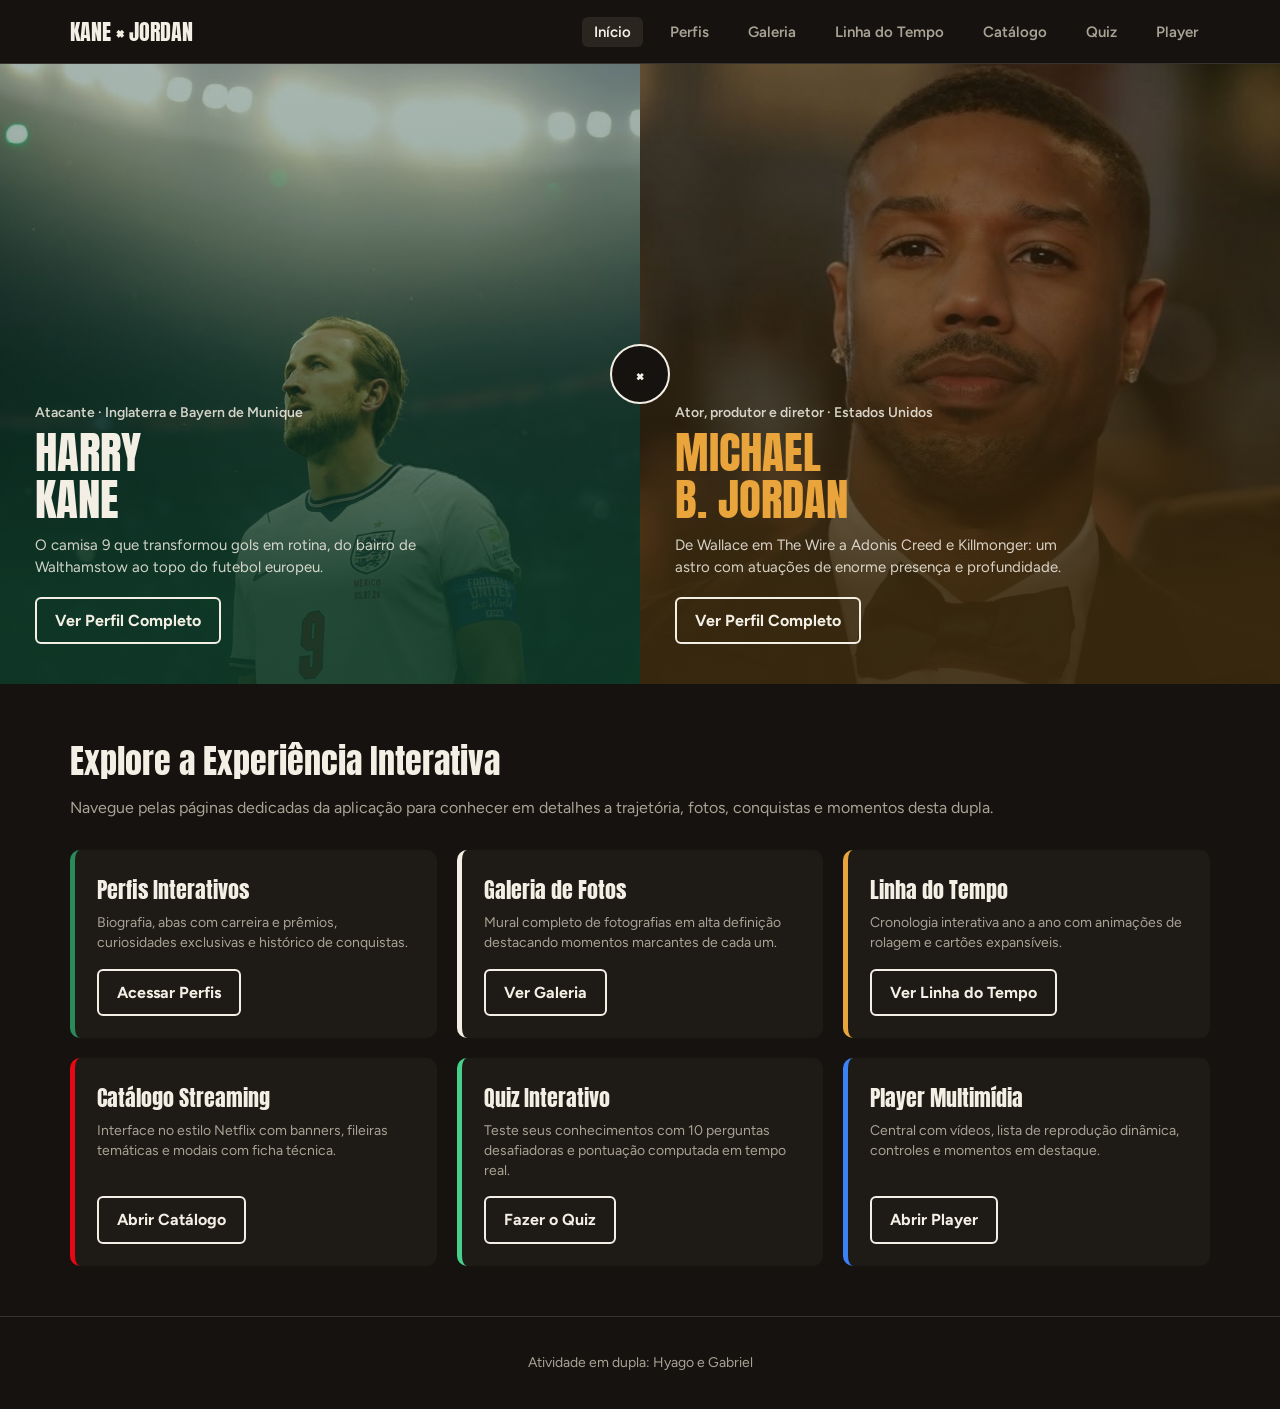
<file: index.html>
<!DOCTYPE html>
<html lang="pt-BR">
<head>
  <meta charset="UTF-8">
  <meta http-equiv="refresh" content="0; url=forms/home.html">
  <title>Harry Kane × Michael B. Jordan</title>
</head>
<body>
  <p><a href="forms/home.html">Clique aqui para acessar o projeto</a></p>
</body>
</html>
</file>
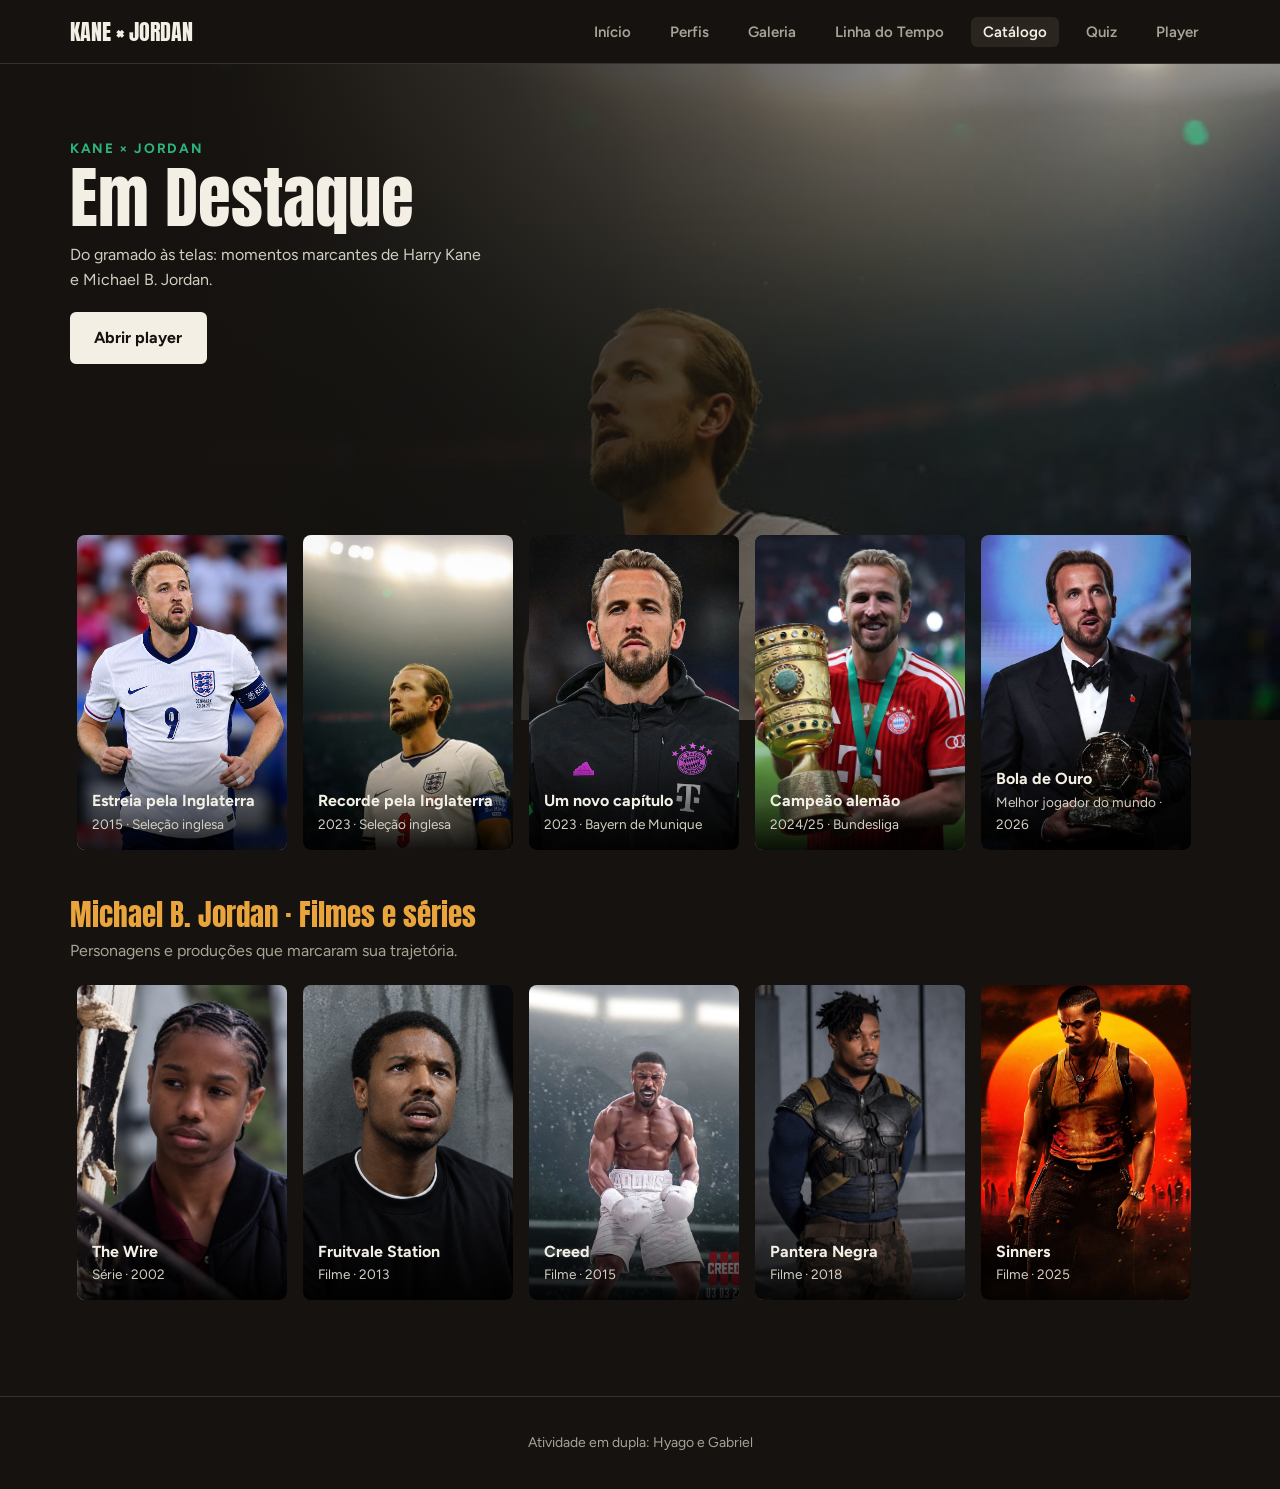
<file: catalogo.html>
<!DOCTYPE html>
<html lang="pt-BR">
<head>
  <meta charset="UTF-8">
  <meta name="viewport" content="width=device-width, initial-scale=1.0">
  <title>Harry Kane × Michael B. Jordan | Catálogo</title>
  <link rel="preconnect" href="https://fonts.googleapis.com">
  <link rel="preconnect" href="https://fonts.gstatic.com" crossorigin>
  <link href="https://fonts.googleapis.com/css2?family=Anton&family=Figtree:wght@400;600;700&display=swap" rel="stylesheet">
  <link rel="stylesheet" href="css/estilo.css">
</head>
<body>
  <nav id="navbar" aria-label="Navegação principal">
    <div id="navbar-container">
      <div id="navbar-logo">
        <p>KANE <b>×</b> JORDAN</p>
      </div>
      <ul id="navbar-links">
        <li><a href="home.html">Início</a></li>
        <li><a href="perfis.html">Perfis</a></li>
        <li><a href="galeria.html">Galeria</a></li>
        <li><a href="timeline.html">Linha do Tempo</a></li>
        <li><a href="catalogo.html" class="ativo" aria-current="page">Catálogo</a></li>
        <li><a href="quiz.html">Quiz</a></li>
        <li><a href="player.html">Player</a></li>
      </ul>
    </div>
  </nav>

  <main id="conteudo-principal">
    <section class="catalogo-banner" aria-labelledby="catalogo-titulo">
      <div class="carrossel">
        <div class="carrossel-item ativo">
          <img src="file/img/kane/harry_kane.jpg" alt="Harry Kane comemorando um gol">
        </div>

        <div class="carrossel-item">
          <img src="file/img/michael/michael_cata.jpg" alt="Michael B. Jordan em The Wire">
        </div>
      </div>

      <div class="catalogo-banner-conteudo">
        <p class="catalogo-selo">Kane × Jordan</p>
        <p class="catalogo-titulo" id="catalogo-titulo">Em Destaque</p>
        <p class="catalogo-descricao">
          Do gramado às telas: momentos marcantes de Harry Kane e Michael B. Jordan.
        </p>
        <a class="catalogo-btn" href="player.html">Abrir player</a>
      </div>
    </section>

    <div class="catalogo-conteudo">
      <section class="catalogo-fileira kane" aria-labelledby="titulo-fileira-kane">
        <p class="catalogo-fileira-titulo" id="titulo-fileira-kane" role="heading" aria-level="2">Harry Kane · Momentos marcantes</p>
        <p class="catalogo-fileira-descricao">Gols, recordes e capítulos da carreira do capitão inglês.</p>
        <div class="catalogo-trilho" id="trilho-kane" aria-label="Momentos de Harry Kane"></div>
      </section>

      <section class="catalogo-fileira mbj" aria-labelledby="titulo-fileira-mbj">
        <p class="catalogo-fileira-titulo" id="titulo-fileira-mbj" role="heading" aria-level="2">Michael B. Jordan · Filmes e séries</p>
        <p class="catalogo-fileira-descricao">Personagens e produções que marcaram sua trajetória.</p>
        <div class="catalogo-trilho" id="trilho-mbj" aria-label="Filmes e séries de Michael B. Jordan"></div>
      </section>
    </div>
  </main>

  <footer id="rodape">
    <div id="container-padrao">
      <p id="texto-creditos">Atividade em dupla: Hyago e Gabriel</p>
    </div>
  </footer>

  <div class="catalogo-modal" id="modal-catalogo" hidden>
    <div class="catalogo-modal-painel" role="dialog" aria-modal="true" aria-labelledby="modal-titulo">
      <button class="catalogo-modal-fechar" type="button" aria-label="Fechar detalhes">×</button>
      <img class="catalogo-modal-foto" id="modal-foto" alt="">
      <div class="catalogo-modal-corpo">
        <p class="catalogo-modal-titulo" id="modal-titulo" role="heading" aria-level="2"></p>
        <p class="catalogo-modal-meta" id="modal-meta"></p>
        <p id="modal-texto"></p>
        <button class="catalogo-btn" id="modal-botao-fechar" type="button">Fechar</button>
      </div>
    </div>
  </div>

  <script src="js/catalogo.js"></script>
   
</body>
</html>
</file>
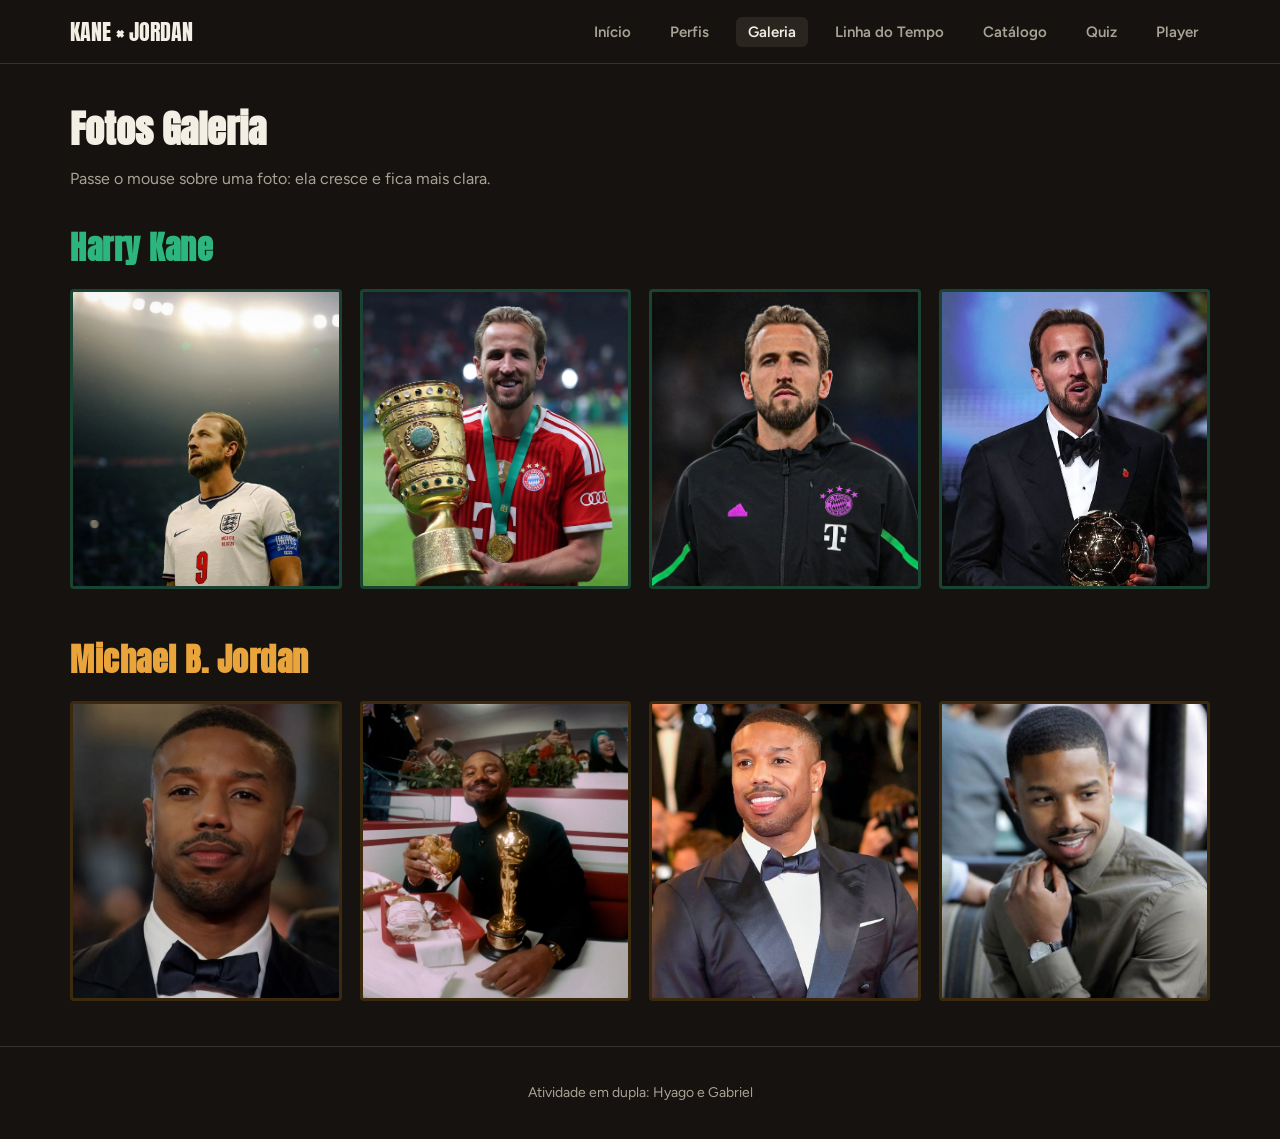
<file: galeria.html>
<!DOCTYPE html>
<html lang="pt-BR">
<head>
  <meta charset="UTF-8">
  <meta name="viewport" content="width=device-width, initial-scale=1.0">
  <title>Harry Kane × Michael B. Jordan | Galeria</title>
  <link rel="preconnect" href="https://fonts.googleapis.com">
  <link rel="preconnect" href="https://fonts.gstatic.com" crossorigin>
  <link href="https://fonts.googleapis.com/css2?family=Anton&family=Figtree:wght@400;600;700&display=swap" rel="stylesheet">
  <link rel="stylesheet" href="css/estilo.css">
</head>
<body>

    <nav id="navbar">
      <div id="navbar-container">
        <div id="navbar-logo">
          <p>KANE <b>×</b> JORDAN</p>
        </div>

        <ul id="navbar-links">
          <li><a href="home.html">Início</a></li>
          <li><a href="perfis.html">Perfis</a></li>
          <li><a href="galeria.html" class="ativo">Galeria</a></li>
          <li><a href="timeline.html">Linha do Tempo</a></li>
          <li><a href="catalogo.html">Catálogo</a></li>
          <li><a href="quiz.html">Quiz</a></li>
          <li><a href="player.html">Player</a></li>
        </ul>
      </div>
    </nav>

  <main id="conteudo-principal">
    <div id="container-padrao">
      <div id="cabecalho-galeria">
        <h1 id="titulo-galeria">Fotos Galeria</h1>
        <p id="subtitulo-galeria">Passe o mouse sobre uma foto: ela cresce e fica mais clara.</p>
      </div>

      <!-- Seção Harry Kane -->
      <section class="secao-galeria">
        <h2 class="nome-galeria nome-kane">Harry Kane</h2>

        <div class="galeria-grid">
          <div class="card-foto card-kane">
            <img src="file/img/kane/harry_kane.jpg" alt="Harry Kane">
          </div>
          <div class="card-foto card-kane">
            <img src="file/img/kane/kane3.jpg" alt="Harry Kane">
          </div>
          <div class="card-foto card-kane">
            <img src="file/img/kane/kane_2.jpg" alt="Harry Kane">
          </div>
          <div class="card-foto card-kane">
            <img src="file/img/kane/kane_ballon.jpg" alt="Harry Kane">
          </div>

        </div>
      </section>

      <!-- Seção Michael B. Jordan -->
      <section class="secao-galeria">
        <h2 class="nome-galeria nome-mbj">Michael B. Jordan</h2>

        <div class="galeria-grid">
          <div class="card-foto card-mbj">
            <img src="file/img/michael/michael_proporcao_img2.jpg" alt="Michael B. Jordan">
          </div>
          <div class="card-foto card-mbj">
            <img src="file/img/michael/michael_oscar.jpg" alt="Michael B. Jordan">
          </div>
          <div class="card-foto card-mbj">
            <img src="file/img/michael/michael3.jpg" alt="Michael B. Jordan">
          </div>
          <div class="card-foto card-mbj">
            <img src="file/img/michael/michael4.jpg" alt="Michael B. Jordan">
          </div>

        </div>
      </section>
    </div>
  </main>

  <footer id="rodape">
    <div id="container-padrao">
      <p id="texto-creditos">Atividade em dupla: Hyago e Gabriel</p>
    </div>
  </footer>

  <script src="js/dados.js"></script>
  <script src="js/principal.js"></script>

</body>
</html>
</file>
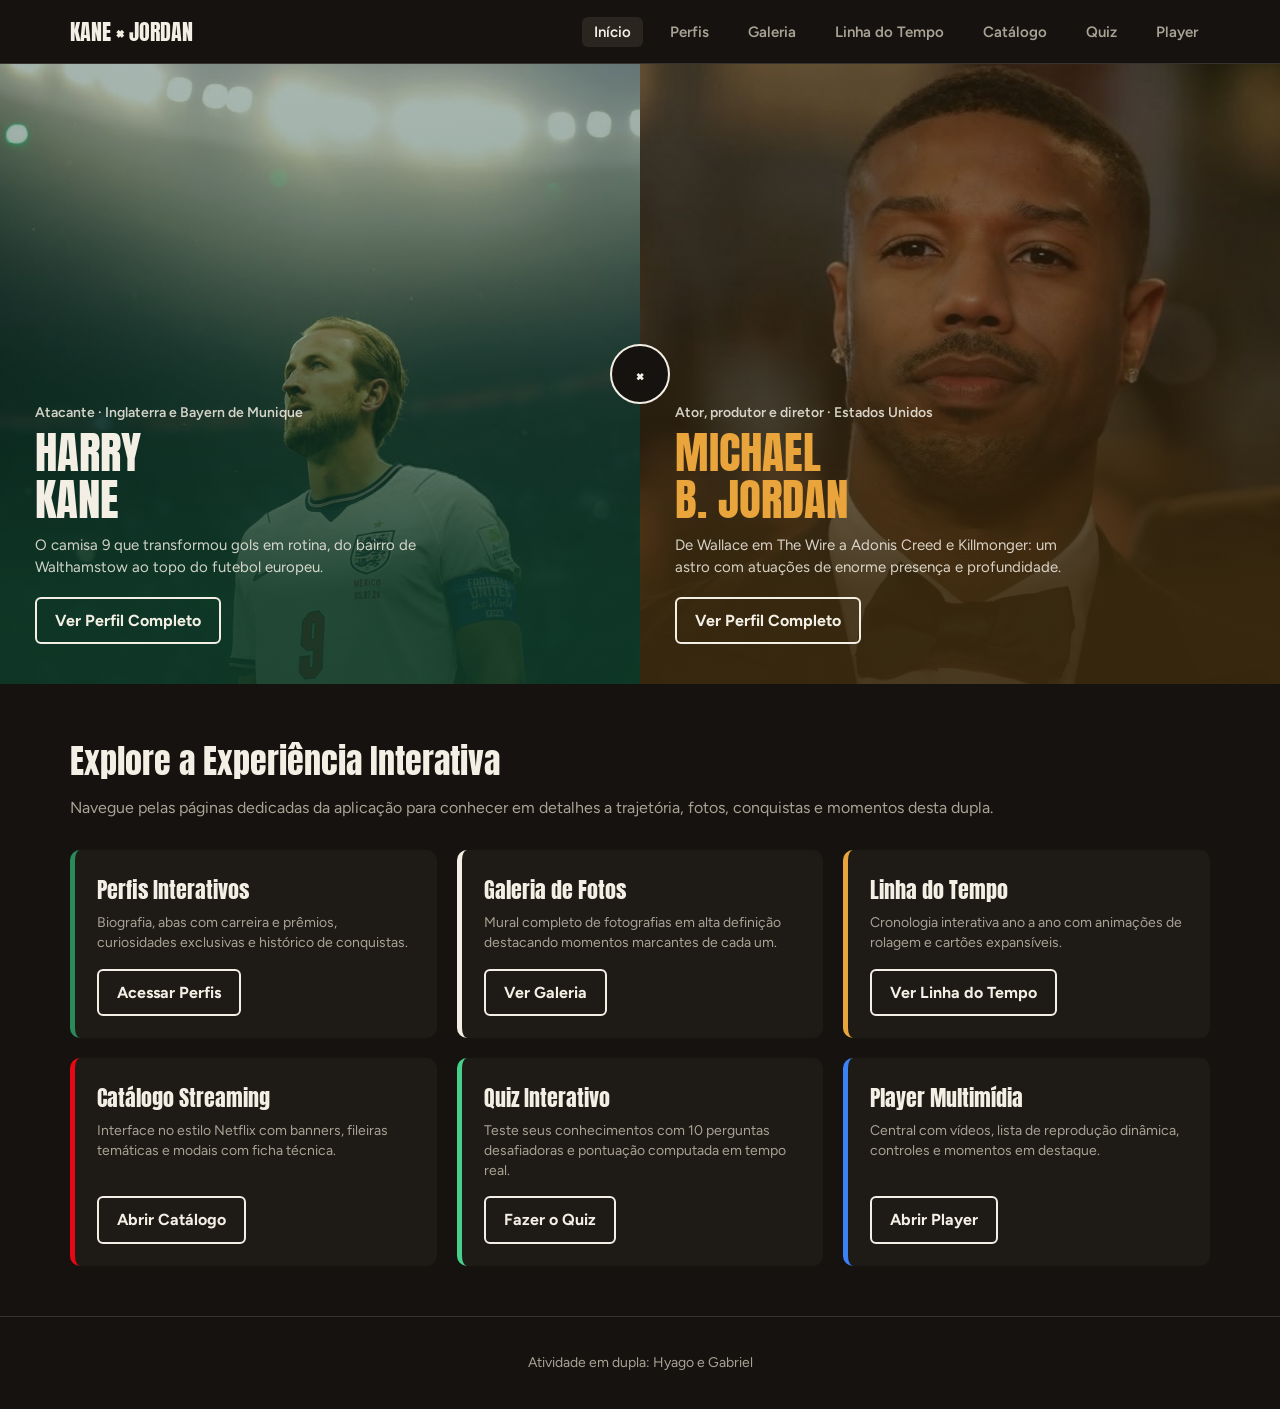
<file: home.html>
<!DOCTYPE html>
<html lang="pt-BR">
<head>
  <meta charset="UTF-8">
  <meta name="viewport" content="width=device-width, initial-scale=1.0">
  <title>Harry Kane × Michael B. Jordan | Início</title>
  <link rel="preconnect" href="https://fonts.googleapis.com">
  <link rel="preconnect" href="https://fonts.gstatic.com" crossorigin>
  <link href="https://fonts.googleapis.com/css2?family=Anton&family=Figtree:wght@400;600;700&display=swap" rel="stylesheet">
  <link rel="stylesheet" href="css/estilo.css">
</head>
<body>

  <nav id="navbar">
    <div id="navbar-container">
      <div id="navbar-logo">
        <p>KANE <b>×</b> JORDAN</p>
      </div>
      <ul id="navbar-links">
        <li><a href="home.html" class="ativo">Início</a></li>
        <li><a href="perfis.html">Perfis</a></li>
        <li><a href="galeria.html">Galeria</a></li>
        <li><a href="timeline.html">Linha do Tempo</a></li>
        <li><a href="catalogo.html">Catálogo</a></li>
        <li><a href="quiz.html">Quiz</a></li>
        <li><a href="player.html">Player</a></li>
      </ul>
    </div>
  </nav>

  <main id="conteudo-principal">

    <div id="hero-dupla">
      <div id="lado-kane">
        <img class="foto-fundo" src="file/img/kane/harry_kane.jpg" alt="Harry Kane" onerror="this.src='file/img/harry_kane.jpg';">
        <div id="gradiente-kane"></div>
        <div id="conteudo-kane">
          <p id="subtitulo-kane">Atacante · Inglaterra e Bayern de Munique</p>
          <p id="titulo-kane">Harry<br>Kane</p>
          <p id="texto-kane">O camisa 9 que transformou gols em rotina, do bairro de Walthamstow ao topo do futebol europeu.</p>
          <div>
            <a class="btn" href="perfis.html">Ver Perfil Completo</a>
          </div>
        </div>
      </div>

      <div id="divisor-versus">×</div>

      <div id="lado-mbj">
        <img class="foto-fundo" src="file/img/michael/michael_proporcao_img2.jpg" alt="Michael B. Jordan" onerror="this.src='img/mbj-1.jpg';">
        <div id="gradiente-mbj"></div>
        <div id="conteudo-mbj">
          <p id="subtitulo-mbj">Ator, produtor e diretor · Estados Unidos</p>
          <p id="titulo-mbj">Michael<br>B. Jordan</p>
          <p id="texto-mbj">De Wallace em The Wire a Adonis Creed e Killmonger: um astro com atuações de enorme presença e profundidade.</p>
          <div>
            <a class="btn" href="perfis.html">Ver Perfil Completo</a>
          </div>
        </div>
      </div>
    </div>

    <div id="secao-atalhos">
      <div id="container-padrao">
        <p id="titulo-atalhos">Explore a Experiência Interativa</p>
        <p id="texto-atalhos">Navegue pelas páginas dedicadas da aplicação para conhecer em detalhes a trajetória, fotos, conquistas e momentos desta dupla.</p>

        <div id="atalhos-home">
          <div class="card-atalho" id="atalho-perfis">
            <div>
              <p class="titulo-card-atalho">Perfis Interativos</p>
              <p class="texto-card-atalho">Biografia, abas com carreira e prêmios, curiosidades exclusivas e histórico de conquistas.</p>
            </div>
            <div><a class="btn" href="perfis.html">Acessar Perfis</a></div>
          </div>

          <div class="card-atalho" id="atalho-galeria">
            <div>
              <p class="titulo-card-atalho">Galeria de Fotos</p>
              <p class="texto-card-atalho">Mural completo de fotografias em alta definição destacando momentos marcantes de cada um.</p>
            </div>
            <div><a class="btn" href="galeria.html">Ver Galeria</a></div>
          </div>

          <div class="card-atalho" id="atalho-timeline">
            <div>
              <p class="titulo-card-atalho">Linha do Tempo</p>
              <p class="texto-card-atalho">Cronologia interativa ano a ano com animações de rolagem e cartões expansíveis.</p>
            </div>
            <div><a class="btn" href="timeline.html">Ver Linha do Tempo</a></div>
          </div>

          <div class="card-atalho" id="atalho-catalogo">
            <div>
              <p class="titulo-card-atalho">Catálogo Streaming</p>
              <p class="texto-card-atalho">Interface no estilo Netflix com banners, fileiras temáticas e modais com ficha técnica.</p>
            </div>
            <div><a class="btn" href="catalogo.html">Abrir Catálogo</a></div>
          </div>

          <div class="card-atalho" id="atalho-quiz">
            <div>
              <p class="titulo-card-atalho">Quiz Interativo</p>
              <p class="texto-card-atalho">Teste seus conhecimentos com 10 perguntas desafiadoras e pontuação computada em tempo real.</p>
            </div>
            <div><a class="btn" href="quiz.html">Fazer o Quiz</a></div>
          </div>

          <div class="card-atalho" id="atalho-player">
            <div>
              <p class="titulo-card-atalho">Player Multimídia</p>
              <p class="texto-card-atalho">Central com vídeos, lista de reprodução dinâmica, controles e momentos em destaque.</p>
            </div>
            <div><a class="btn" href="player.html">Abrir Player</a></div>
          </div>
        </div>
      </div>
    </div>

  </main>

  <footer id="rodape">
    <div id="container-padrao">
      <p id="texto-creditos">Atividade em dupla: Hyago e Gabriel</p>
    </div>
  </footer>

  <script src="js/dados.js"></script>
  <script src="js/principal.js"></script>
</body>
</html>
</file>
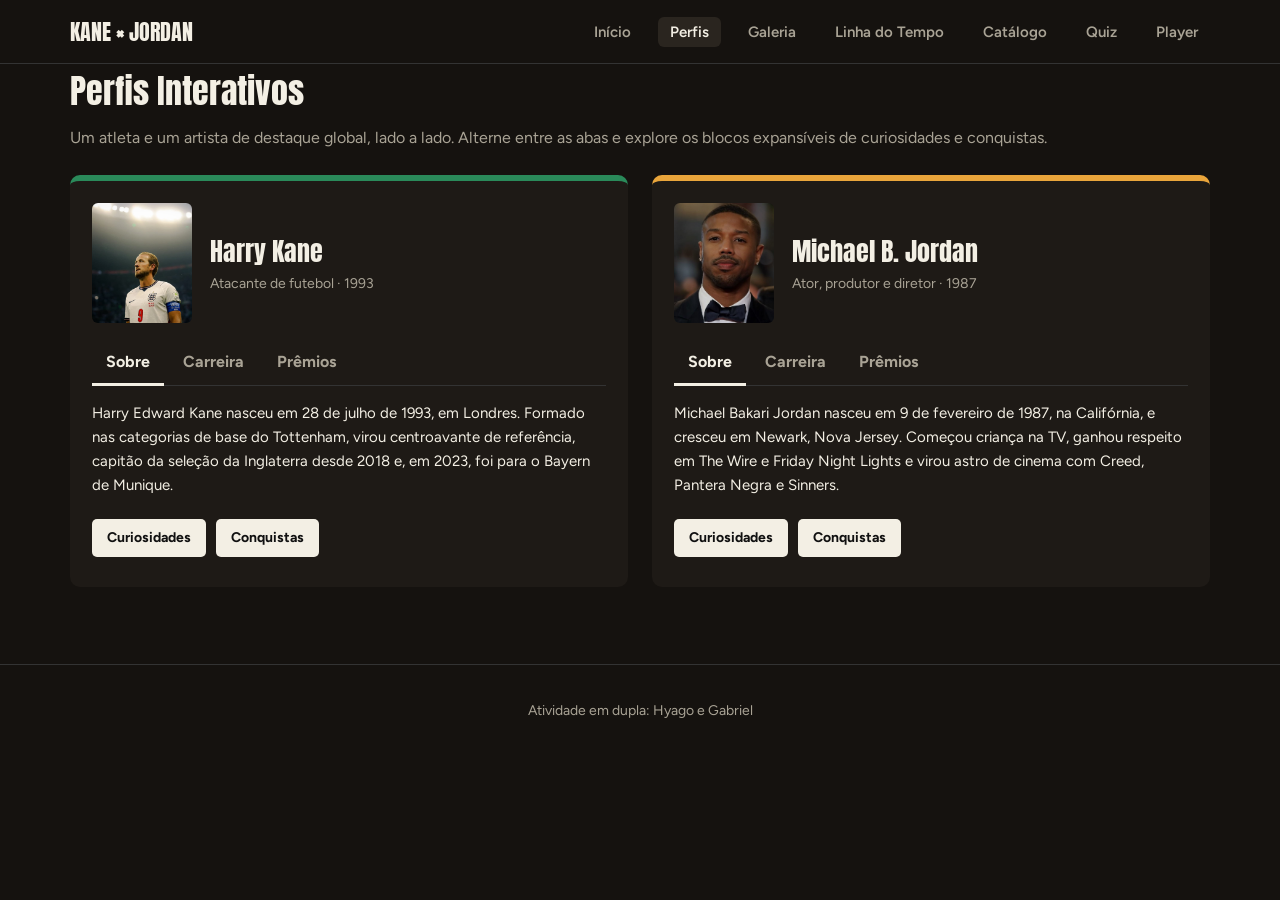
<file: perfis.html>
<!DOCTYPE html>
<html lang="pt-BR">
<head>
  <meta charset="UTF-8">
  <meta name="viewport" content="width=device-width, initial-scale=1.0">
  <title>Harry Kane × Michael B. Jordan | Perfis</title>
  <link rel="preconnect" href="https://fonts.googleapis.com">
  <link rel="preconnect" href="https://fonts.gstatic.com" crossorigin>
  <link href="https://fonts.googleapis.com/css2?family=Anton&family=Figtree:wght@400;600;700&display=swap" rel="stylesheet">
  <link rel="stylesheet" href="css/estilo.css">
</head>
<body>

  <nav id="navbar">
    <div id="navbar-container">
      <div id="navbar-logo">
        <p>KANE <b>×</b> JORDAN</p>
      </div>
      <ul id="navbar-links">
        <li><a href="home.html">Início</a></li>
        <li><a href="perfis.html" class="ativo">Perfis</a></li>
        <li><a href="galeria.html">Galeria</a></li>
        <li><a href="timeline.html">Linha do Tempo</a></li>
        <li><a href="catalogo.html">Catálogo</a></li>
        <li><a href="quiz.html">Quiz</a></li>
        <li><a href="player.html">Player</a></li>
      </ul>
    </div>
  </nav>

  <main id="conteudo-principal">
    <div id="container-padrao">
      <p id="titulo-perfis">Perfis Interativos</p>
      <p id="texto-perfis">Um atleta e um artista de destaque global, lado a lado. Alterne entre as abas e explore os blocos expansíveis de curiosidades e conquistas.</p>

      <div id="cards-perfis"></div>
    </div>
  </main>

  <footer id="rodape">
    <div id="container-padrao">
      <p id="texto-creditos">Atividade em dupla: Hyago e Gabriel</p>
    </div>
  </footer>

  <script src="js/dados.js"></script>
  <script src="js/principal.js"></script>
</body>
</html>
</file>
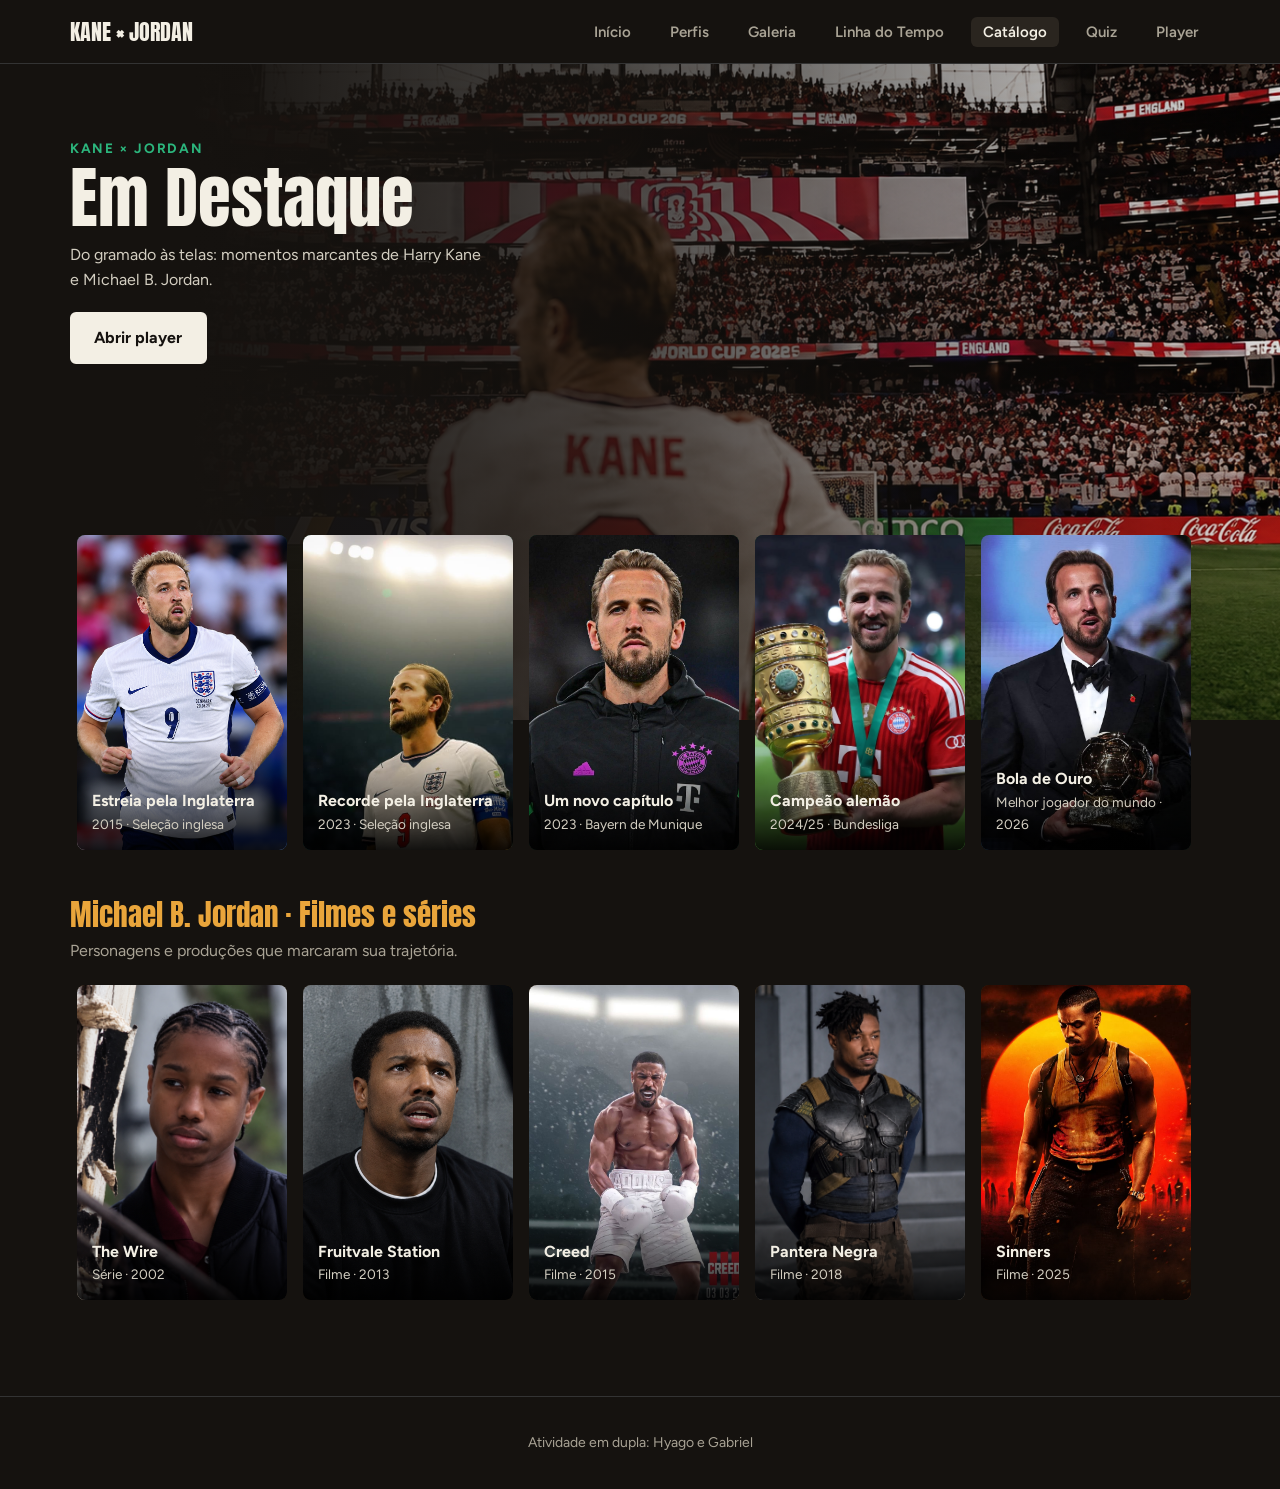
<file: forms/catalogo.html>
<!DOCTYPE html>
<html lang="pt-BR">
<head>
  <meta charset="UTF-8">
  <meta name="viewport" content="width=device-width, initial-scale=1.0">
  <title>Harry Kane × Michael B. Jordan | Catálogo</title>
  <link rel="preconnect" href="https://fonts.googleapis.com">
  <link rel="preconnect" href="https://fonts.gstatic.com" crossorigin>
  <link href="https://fonts.googleapis.com/css2?family=Anton&family=Figtree:wght@400;600;700&display=swap" rel="stylesheet">
  <link rel="stylesheet" href="../css/estilo.css">
</head>
<body>
  <nav id="navbar" aria-label="Navegação principal">
    <div id="navbar-container">
      <div id="navbar-logo">
        <p>KANE <b>×</b> JORDAN</p>
      </div>
      <ul id="navbar-links">
        <li><a href="home.html">Início</a></li>
        <li><a href="perfis.html">Perfis</a></li>
        <li><a href="galeria.html">Galeria</a></li>
        <li><a href="linhadotempo.html">Linha do Tempo</a></li>
        <li><a href="catalogo.html" class="ativo" aria-current="page">Catálogo</a></li>
        <li><a href="quiz.html">Quiz</a></li>
        <li><a href="player.html">Player</a></li>
      </ul>
    </div>
  </nav>

  <main id="conteudo-principal">
    <section class="catalogo-banner" aria-labelledby="catalogo-titulo">
      <div class="carrossel">
        <div class="carrossel-item ativo">
          <img src="../file/img/kane/kane_cata.png" alt="Harry Kane comemorando um gol">
        </div>

        <div class="carrossel-item">
          <img src="../file/img/michael/michael_cata.jpg" alt="Michael B. Jordan em The Wire">
        </div>
      </div>

      <div class="catalogo-banner-conteudo">
        <p class="catalogo-selo">Kane × Jordan</p>
        <p class="catalogo-titulo" id="catalogo-titulo">Em Destaque</p>
        <p class="catalogo-descricao">
          Do gramado às telas: momentos marcantes de Harry Kane e Michael B. Jordan.
        </p>
        <a class="catalogo-btn" href="player.html">Abrir player</a>
      </div>
    </section>

    <div class="catalogo-conteudo">
      <section class="catalogo-fileira kane" aria-labelledby="titulo-fileira-kane">
        <p class="catalogo-fileira-titulo" id="titulo-fileira-kane">Harry Kane · Momentos marcantes</p>
        <p class="catalogo-fileira-descricao">Gols, recordes e capítulos da carreira do capitão inglês.</p>
        <div class="catalogo-trilho" id="trilho-kane" aria-label="Momentos de Harry Kane"></div>
      </section>

      <section class="catalogo-fileira mbj" aria-labelledby="titulo-fileira-mbj">
        <p class="catalogo-fileira-titulo" id="titulo-fileira-mbj">Michael B. Jordan · Filmes e séries</p>
        <p class="catalogo-fileira-descricao">Personagens e produções que marcaram sua trajetória.</p>
        <div class="catalogo-trilho" id="trilho-mbj" aria-label="Filmes e séries de Michael B. Jordan"></div>
      </section>
    </div>
  </main>

  <footer id="rodape">
    <div id="container-padrao">
      <p id="texto-creditos">Atividade em dupla: Hyago e Gabriel</p>
    </div>
  </footer>

  <div class="catalogo-modal" id="modal-catalogo" hidden>
    <div class="catalogo-modal-painel" role="dialog" aria-modal="true" aria-labelledby="modal-titulo">
      <button class="catalogo-modal-fechar" type="button" aria-label="Fechar detalhes">×</button>
      <img class="catalogo-modal-foto" id="modal-foto" alt="">
      <div class="catalogo-modal-corpo">
        <p class="catalogo-modal-titulo" id="modal-titulo"></p>
        <p class="catalogo-modal-meta" id="modal-meta"></p>
        <p id="modal-texto"></p>
        <button class="catalogo-btn" id="modal-botao-fechar" type="button">Fechar</button>
      </div>
    </div>
  </div>

  <script src="../js/catalogo.js"></script>
</body>
</html>
</file>
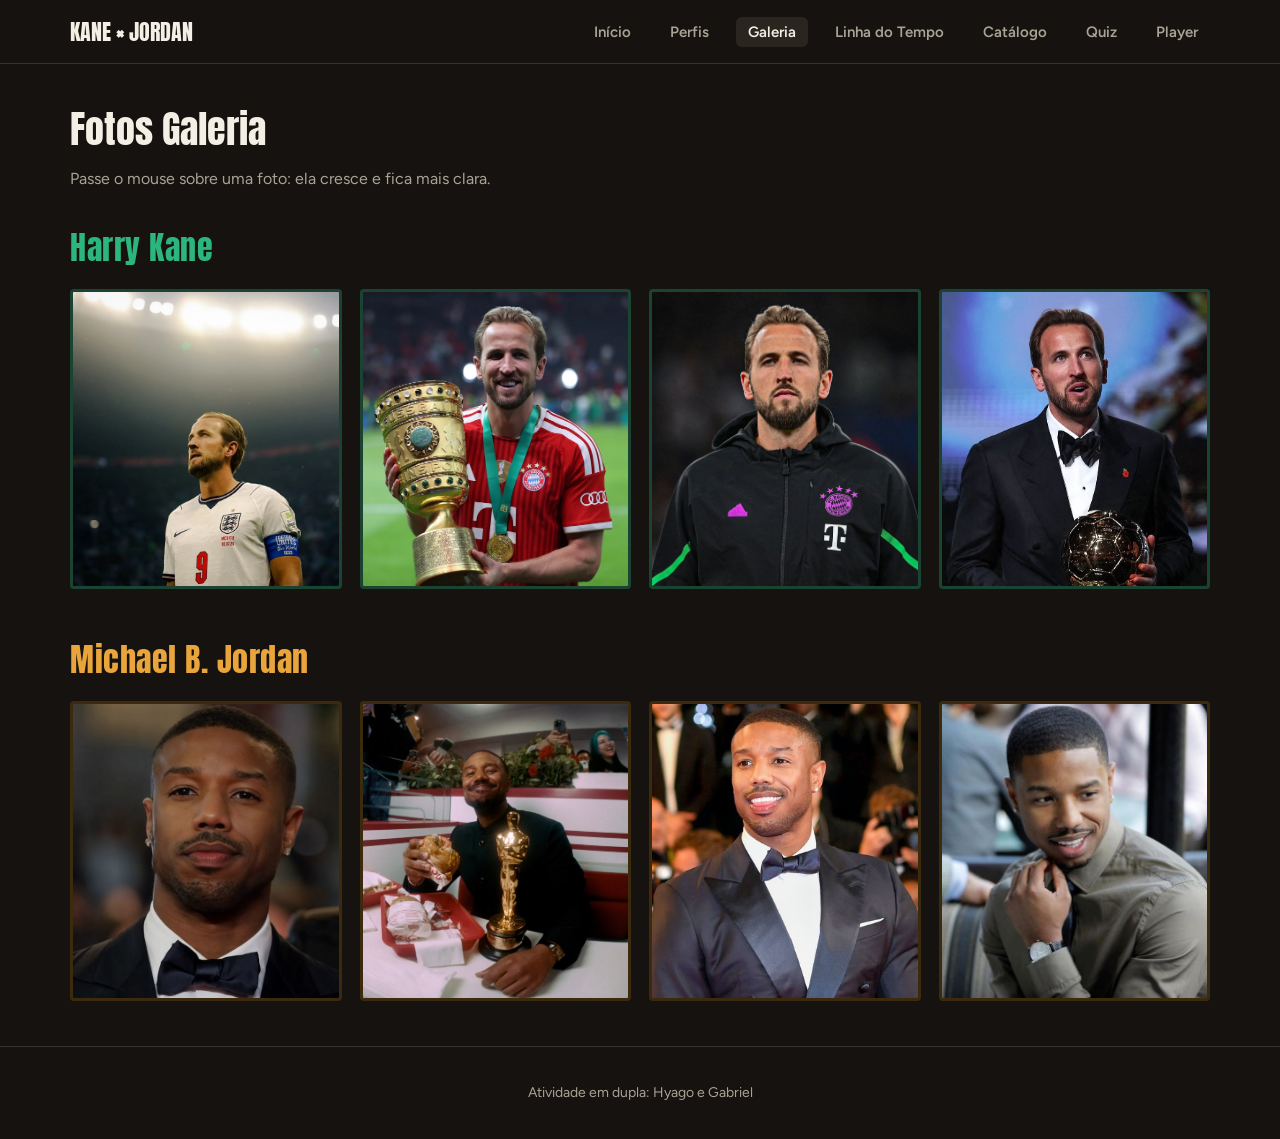
<file: forms/galeria.html>
<!DOCTYPE html>
<html lang="pt-BR">
<head>
  <meta charset="UTF-8">
  <meta name="viewport" content="width=device-width, initial-scale=1.0">
  <title>Harry Kane × Michael B. Jordan | Galeria</title>
  <link rel="preconnect" href="https://fonts.googleapis.com">
  <link rel="preconnect" href="https://fonts.gstatic.com" crossorigin>
  <link href="https://fonts.googleapis.com/css2?family=Anton&family=Figtree:wght@400;600;700&display=swap" rel="stylesheet">
  <link rel="stylesheet" href="../css/estilo.css">
</head>
<body>

  <nav id="navbar">
    <div id="navbar-container">
      <div id="navbar-logo">
        <p>KANE <b>×</b> JORDAN</p>
      </div>

      <ul id="navbar-links">
        <li><a href="home.html">Início</a></li>
        <li><a href="perfis.html">Perfis</a></li>
        <li><a href="galeria.html" class="ativo">Galeria</a></li>
        <li><a href="linhadotempo.html">Linha do Tempo</a></li>
        <li><a href="catalogo.html">Catálogo</a></li>
        <li><a href="quiz.html">Quiz</a></li>
        <li><a href="player.html">Player</a></li>
      </ul>
    </div>
  </nav>

  <main id="conteudo-principal">
    <div id="container-padrao">
      <div id="cabecalho-galeria">
        <p id="titulo-galeria">Fotos Galeria</p>
        <p id="subtitulo-galeria">Passe o mouse sobre uma foto: ela cresce e fica mais clara.</p>
      </div>

      <section class="secao-galeria">
        <p class="nome-galeria nome-kane">Harry Kane</p>

        <div class="galeria-grid">
          <div class="card-foto card-kane">
            <img src="../file/img/kane/harry_kane.jpg" alt="Harry Kane">
          </div>
          <div class="card-foto card-kane">
            <img src="../file/img/kane/kane3.jpg" alt="Harry Kane">
          </div>
          <div class="card-foto card-kane">
            <img src="../file/img/kane/kane_2.jpg" alt="Harry Kane">
          </div>
          <div class="card-foto card-kane">
            <img src="../file/img/kane/kane_ballon.jpg" alt="Harry Kane">
          </div>
        </div>
      </section>

      <section class="secao-galeria">
        <p class="nome-galeria nome-mbj">Michael B. Jordan</p>

        <div class="galeria-grid">
          <div class="card-foto card-mbj">
            <img src="../file/img/michael/michael_proporcao_img2.jpg" alt="Michael B. Jordan">
          </div>
          <div class="card-foto card-mbj">
            <img src="../file/img/michael/michael_oscar.jpg" alt="Michael B. Jordan">
          </div>
          <div class="card-foto card-mbj">
            <img src="../file/img/michael/michael3.jpg" alt="Michael B. Jordan">
          </div>
          <div class="card-foto card-mbj">
            <img src="../file/img/michael/michael4.jpg" alt="Michael B. Jordan">
          </div>
        </div>
      </section>
    </div>
  </main>

  <footer id="rodape">
    <div id="container-padrao">
      <p id="texto-creditos">Atividade em dupla: Hyago e Gabriel</p>
    </div>
  </footer>

  <script src="../js/dados.js"></script>
  <script src="../js/principal.js"></script>
</body>
</html>
</file>
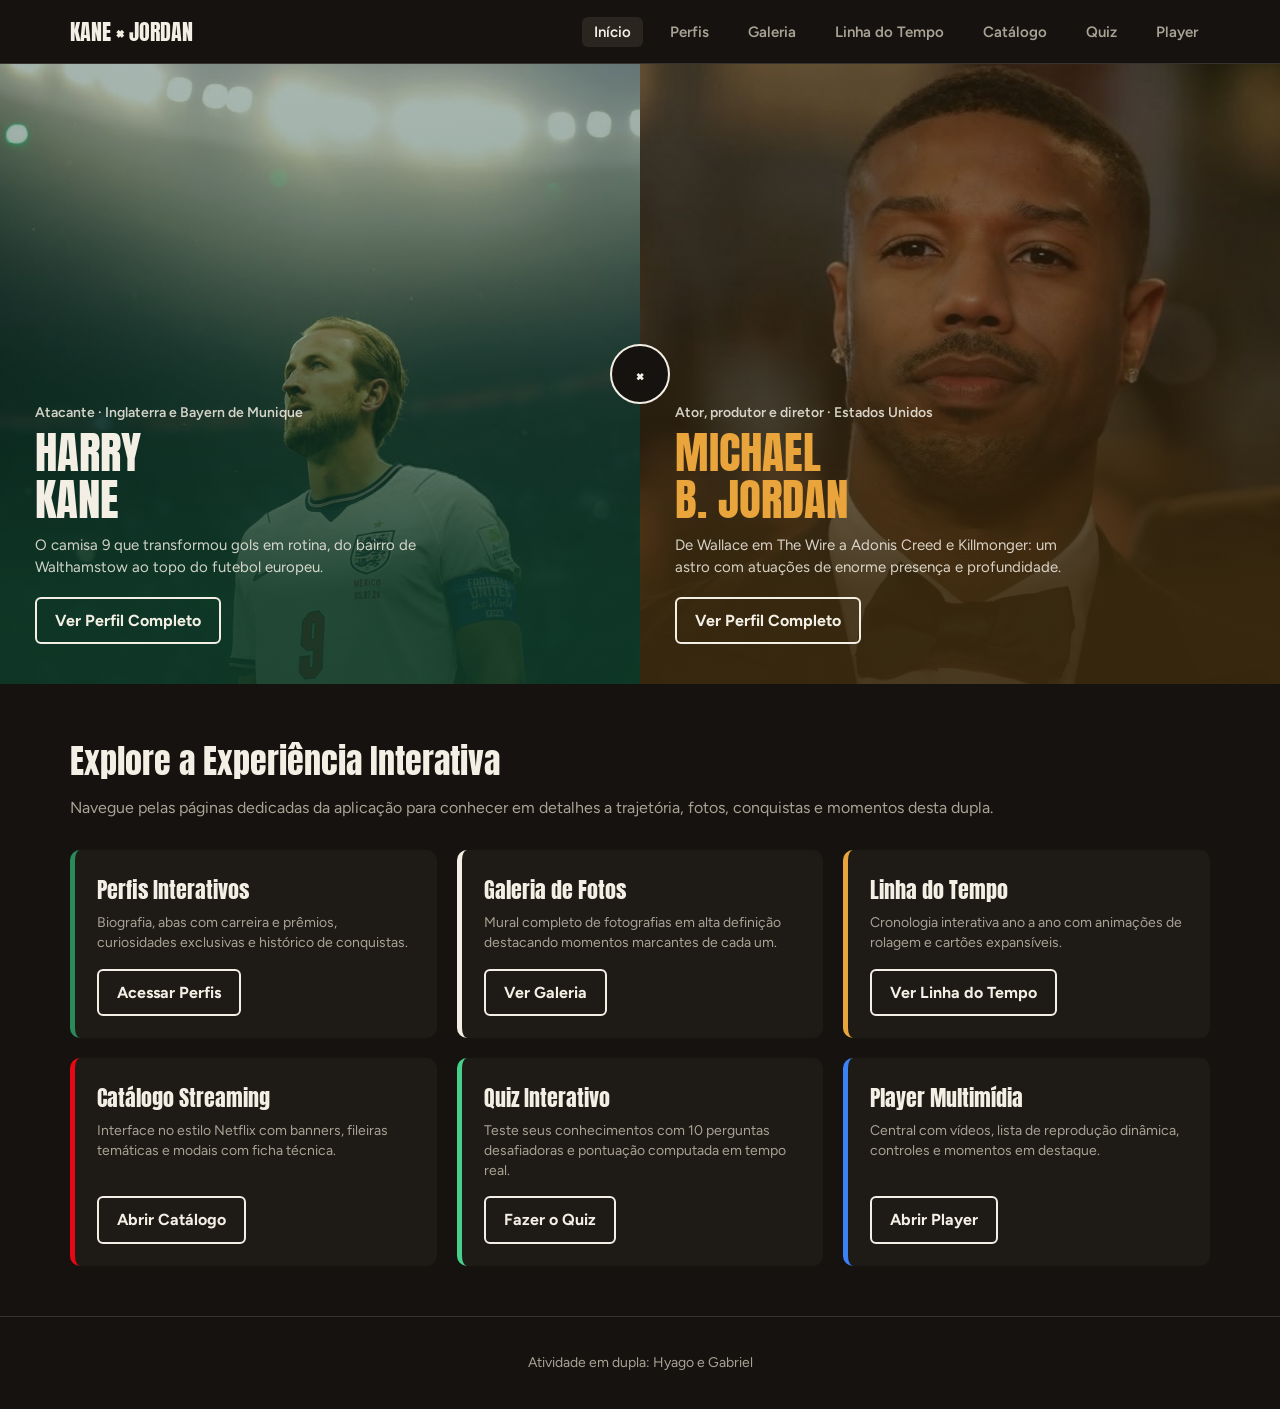
<file: forms/home.html>
<!DOCTYPE html>
<html lang="pt-BR">
<head>
  <meta charset="UTF-8">
  <meta name="viewport" content="width=device-width, initial-scale=1.0">
  <title>Harry Kane × Michael B. Jordan | Início</title>
  <link rel="preconnect" href="https://fonts.googleapis.com">
  <link rel="preconnect" href="https://fonts.gstatic.com" crossorigin>
  <link href="https://fonts.googleapis.com/css2?family=Anton&family=Figtree:wght@400;600;700&display=swap" rel="stylesheet">
  <link rel="stylesheet" href="../css/estilo.css">
</head>
<body>

  <nav id="navbar">
    <div id="navbar-container">
      <div id="navbar-logo">
        <p>KANE <b>×</b> JORDAN</p>
      </div>
      <ul id="navbar-links">
        <li><a href="home.html" class="ativo">Início</a></li>
        <li><a href="perfis.html">Perfis</a></li>
        <li><a href="galeria.html">Galeria</a></li>
        <li><a href="linhadotempo.html">Linha do Tempo</a></li>
        <li><a href="catalogo.html">Catálogo</a></li>
        <li><a href="quiz.html">Quiz</a></li>
        <li><a href="player.html">Player</a></li>
      </ul>
    </div>
  </nav>

  <main id="conteudo-principal">

    <div id="hero-dupla">
      <div id="lado-kane">
        <img class="foto-fundo" src="../file/img/kane/harry_kane.jpg" alt="Harry Kane" onerror="this.src='../file/img/harry_kane.jpg';">
        <div id="gradiente-kane"></div>
        <div id="conteudo-kane">
          <p id="subtitulo-kane">Atacante · Inglaterra e Bayern de Munique</p>
          <p id="titulo-kane">Harry<br>Kane</p>
          <p id="texto-kane">O camisa 9 que transformou gols em rotina, do bairro de Walthamstow ao topo do futebol europeu.</p>
          <div>
            <a class="btn" href="perfis.html">Ver Perfil Completo</a>
          </div>
        </div>
      </div>

      <div id="divisor-versus">×</div>

      <div id="lado-mbj">
        <img class="foto-fundo" src="../file/img/michael/michael_proporcao_img2.jpg" alt="Michael B. Jordan" onerror="this.src='../file/img/michael/michael_proporcao_img2.jpg';">
        <div id="gradiente-mbj"></div>
        <div id="conteudo-mbj">
          <p id="subtitulo-mbj">Ator, produtor e diretor · Estados Unidos</p>
          <p id="titulo-mbj">Michael<br>B. Jordan</p>
          <p id="texto-mbj">De Wallace em The Wire a Adonis Creed e Killmonger: um astro com atuações de enorme presença e profundidade.</p>
          <div>
            <a class="btn" href="perfis.html">Ver Perfil Completo</a>
          </div>
        </div>
      </div>
    </div>

    <div id="secao-atalhos">
      <div id="container-padrao">
        <p id="titulo-atalhos">Explore a Experiência Interativa</p>
        <p id="texto-atalhos">Navegue pelas páginas dedicadas da aplicação para conhecer em detalhes a trajetória, fotos, conquistas e momentos desta dupla.</p>

        <div id="atalhos-home">
          <div class="card-atalho" id="atalho-perfis">
            <div>
              <p class="titulo-card-atalho">Perfis Interativos</p>
              <p class="texto-card-atalho">Biografia, abas com carreira e prêmios, curiosidades exclusivas e histórico de conquistas.</p>
            </div>
            <div><a class="btn" href="perfis.html">Acessar Perfis</a></div>
          </div>

          <div class="card-atalho" id="atalho-galeria">
            <div>
              <p class="titulo-card-atalho">Galeria de Fotos</p>
              <p class="texto-card-atalho">Mural completo de fotografias em alta definição destacando momentos marcantes de cada um.</p>
            </div>
            <div><a class="btn" href="galeria.html">Ver Galeria</a></div>
          </div>

          <div class="card-atalho" id="atalho-timeline">
            <div>
              <p class="titulo-card-atalho">Linha do Tempo</p>
              <p class="texto-card-atalho">Cronologia interativa ano a ano com animações de rolagem e cartões expansíveis.</p>
            </div>
            <div><a class="btn" href="linhadotempo.html">Ver Linha do Tempo</a></div>
          </div>

          <div class="card-atalho" id="atalho-catalogo">
            <div>
              <p class="titulo-card-atalho">Catálogo Streaming</p>
              <p class="texto-card-atalho">Interface no estilo Netflix com banners, fileiras temáticas e modais com ficha técnica.</p>
            </div>
            <div><a class="btn" href="catalogo.html">Abrir Catálogo</a></div>
          </div>

          <div class="card-atalho" id="atalho-quiz">
            <div>
              <p class="titulo-card-atalho">Quiz Interativo</p>
              <p class="texto-card-atalho">Teste seus conhecimentos com 10 perguntas desafiadoras e pontuação computada em tempo real.</p>
            </div>
            <div><a class="btn" href="quiz.html">Fazer o Quiz</a></div>
          </div>

          <div class="card-atalho" id="atalho-player">
            <div>
              <p class="titulo-card-atalho">Player Multimídia</p>
              <p class="texto-card-atalho">Central com vídeos, lista de reprodução dinâmica, controles e momentos em destaque.</p>
            </div>
            <div><a class="btn" href="player.html">Abrir Player</a></div>
          </div>
        </div>
      </div>
    </div>

  </main>

  <footer id="rodape">
    <div id="container-padrao">
      <p id="texto-creditos">Atividade em dupla: Hyago e Gabriel</p>
    </div>
  </footer>

  <script src="../js/dados.js"></script>
  <script src="../js/principal.js"></script>
</body>
</html>
</file>
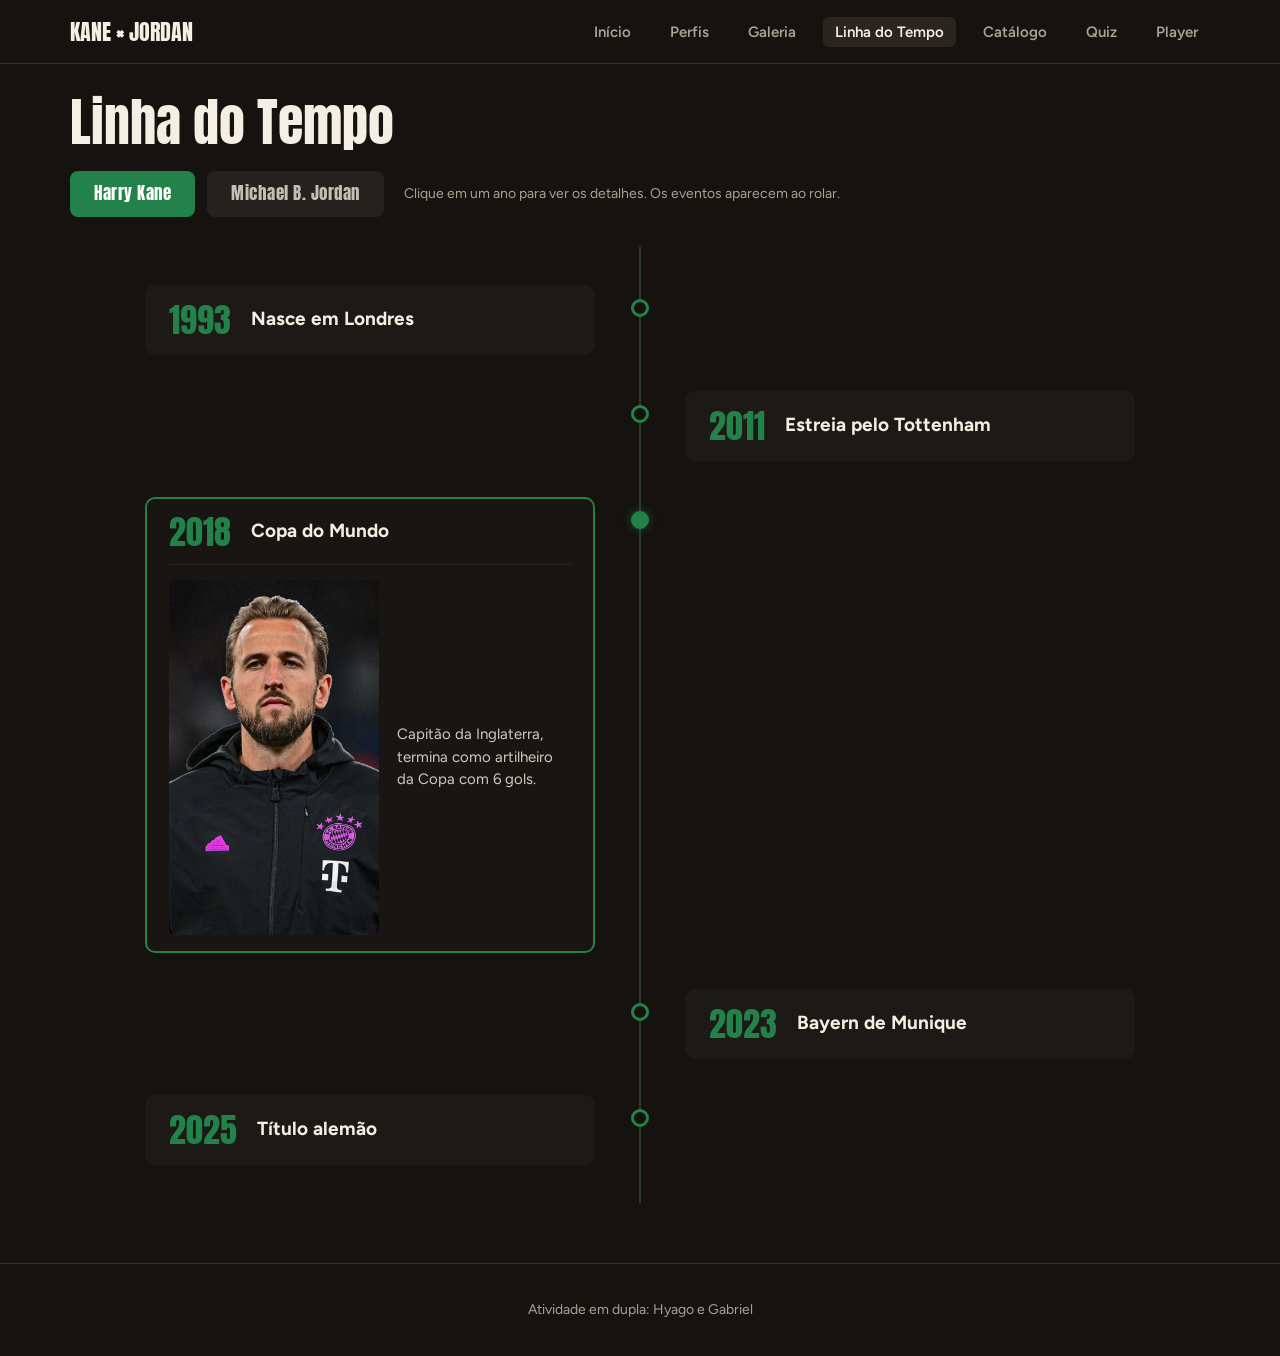
<file: forms/linhadotempo.html>
<!DOCTYPE html>
<html lang="pt-BR">
<head>
  <meta charset="UTF-8">
  <meta name="viewport" content="width=device-width, initial-scale=1.0">
  <title>Harry Kane × Michael B. Jordan | Linha do Tempo</title>
  <link rel="preconnect" href="https://fonts.googleapis.com">
  <link rel="preconnect" href="https://fonts.gstatic.com" crossorigin>
  <link href="https://fonts.googleapis.com/css2?family=Anton&family=Figtree:wght@400;600;700&display=swap" rel="stylesheet">
  <link rel="stylesheet" href="../css/estilo.css">
</head>
<body>

  <nav id="navbar">
    <div id="navbar-container">
      <div id="navbar-logo">
        <p>KANE <b>×</b> JORDAN</p>
      </div>
      <ul id="navbar-links">
        <li><a href="home.html">Início</a></li>
        <li><a href="perfis.html">Perfis</a></li>
        <li><a href="galeria.html">Galeria</a></li>
        <li><a href="linhadotempo.html" class="ativo">Linha do Tempo</a></li>
        <li><a href="catalogo.html">Catálogo</a></li>
        <li><a href="quiz.html">Quiz</a></li>
        <li><a href="player.html">Player</a></li>
      </ul>
    </div>
  </nav>

  <main id="conteudo-principal">
    <div id="container-padrao">
      <div id="cabecalho-linha-tempo">
        <p id="titulo-linha-tempo">Linha do Tempo</p>
        <div id="barra-controles-linha">
          <div id="grupo-botoes-linha">
            <button type="button" id="filtro-kane" class="botao-filtro ativo">Harry Kane</button>
            <button type="button" id="filtro-jordan" class="botao-filtro">Michael B. Jordan</button>
          </div>
          <p id="instrucao-linha-tempo">Clique em um ano para ver os detalhes. Os eventos aparecem ao rolar.</p>
        </div>
      </div>

      <div id="trilho-tempo"></div>
    </div>
  </main>

  <footer id="rodape">
    <div id="container-padrao">
      <p id="texto-creditos">Atividade em dupla: Hyago e Gabriel</p>
    </div>
  </footer>

  <script src="../js/dados.js"></script>
  <script src="../js/principal.js"></script>
  <script src="../js/linhadotempo.js"></script>
</body>
</html>
</file>
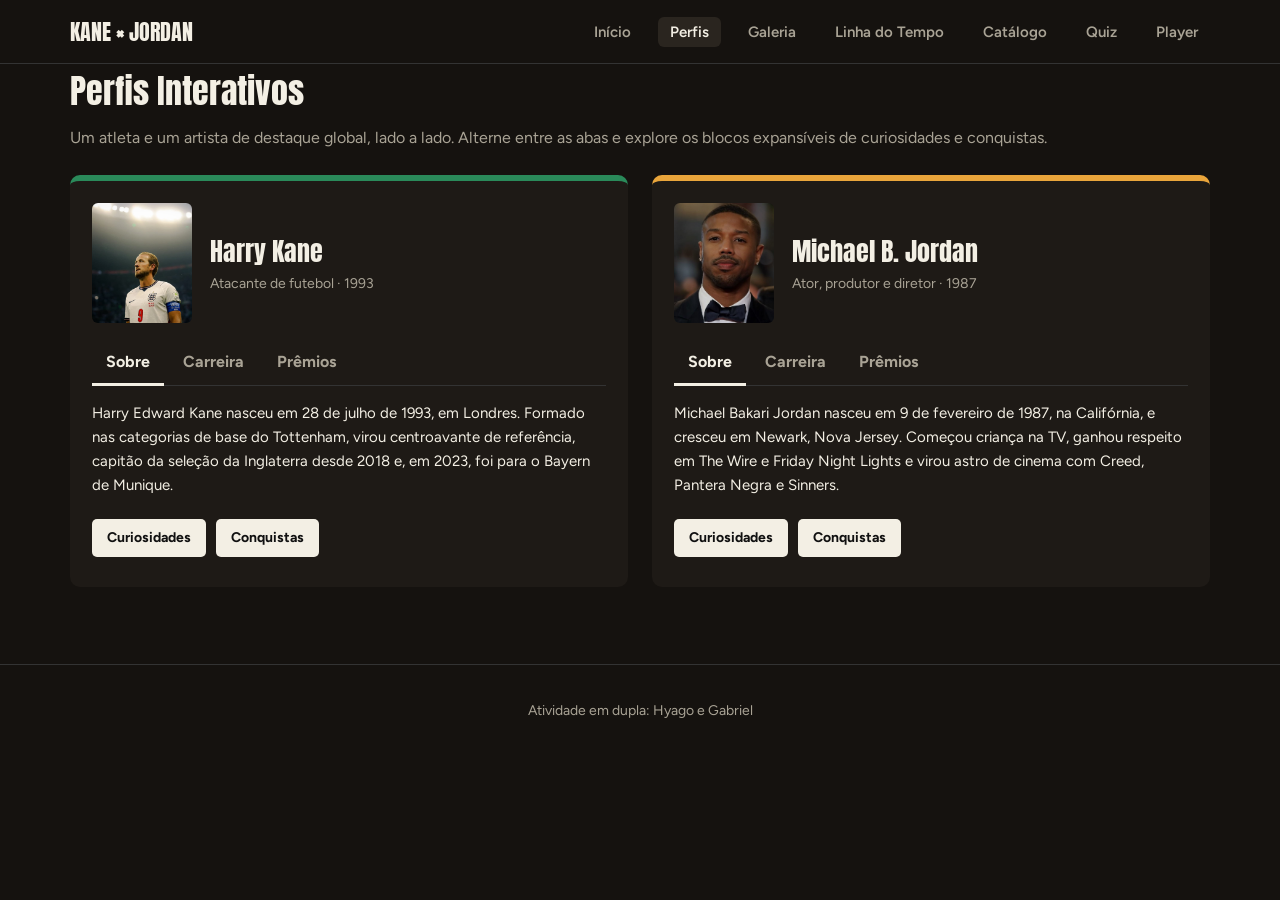
<file: forms/perfis.html>
<!DOCTYPE html>
<html lang="pt-BR">
<head>
  <meta charset="UTF-8">
  <meta name="viewport" content="width=device-width, initial-scale=1.0">
  <title>Harry Kane × Michael B. Jordan | Perfis</title>
  <link rel="preconnect" href="https://fonts.googleapis.com">
  <link rel="preconnect" href="https://fonts.gstatic.com" crossorigin>
  <link href="https://fonts.googleapis.com/css2?family=Anton&family=Figtree:wght@400;600;700&display=swap" rel="stylesheet">
  <link rel="stylesheet" href="../css/estilo.css">
</head>
<body>

  <nav id="navbar">
    <div id="navbar-container">
      <div id="navbar-logo">
        <p>KANE <b>×</b> JORDAN</p>
      </div>
      <ul id="navbar-links">
        <li><a href="home.html">Início</a></li>
        <li><a href="perfis.html" class="ativo">Perfis</a></li>
        <li><a href="galeria.html">Galeria</a></li>
        <li><a href="linhadotempo.html">Linha do Tempo</a></li>
        <li><a href="catalogo.html">Catálogo</a></li>
        <li><a href="quiz.html">Quiz</a></li>
        <li><a href="player.html">Player</a></li>
      </ul>
    </div>
  </nav>

  <main id="conteudo-principal">
    <div id="container-padrao">
      <p id="titulo-perfis">Perfis Interativos</p>
      <p id="texto-perfis">Um atleta e um artista de destaque global, lado a lado. Alterne entre as abas e explore os blocos expansíveis de curiosidades e conquistas.</p>

      <div id="cards-perfis"></div>
    </div>
  </main>

  <footer id="rodape">
    <div id="container-padrao">
      <p id="texto-creditos">Atividade em dupla: Hyago e Gabriel</p>
    </div>
  </footer>

  <script src="../js/dados.js"></script>
  <script src="../js/principal.js"></script>
</body>
</html>
</file>
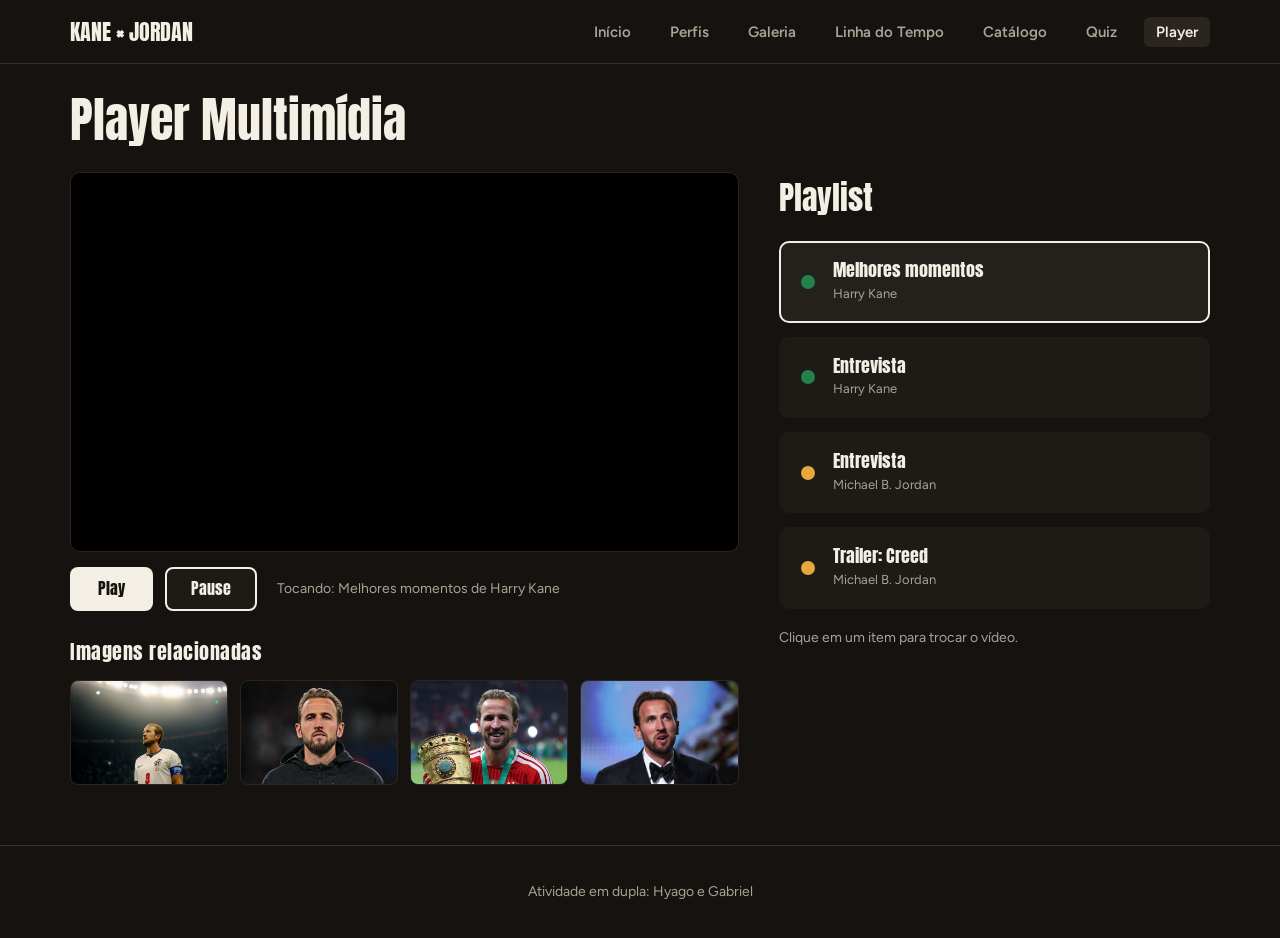
<file: forms/player.html>
<!DOCTYPE html>
<html lang="pt-BR">
<head>
  <meta charset="UTF-8">
  <meta name="viewport" content="width=device-width, initial-scale=1.0">
  <title>Harry Kane × Michael B. Jordan | Player</title>
  <link rel="preconnect" href="https://fonts.googleapis.com">
  <link rel="preconnect" href="https://fonts.gstatic.com" crossorigin>
  <link href="https://fonts.googleapis.com/css2?family=Anton&family=Figtree:wght@400;600;700&display=swap" rel="stylesheet">
  <link rel="stylesheet" href="../css/estilo.css">
</head>
<body>

  <nav id="navbar">
    <div id="navbar-container">
      <div id="navbar-logo">
        <p>KANE <b>×</b> JORDAN</p>
      </div>
      <ul id="navbar-links">
        <li><a href="home.html">Início</a></li>
        <li><a href="perfis.html">Perfis</a></li>
        <li><a href="galeria.html">Galeria</a></li>
        <li><a href="linhadotempo.html">Linha do Tempo</a></li>
        <li><a href="catalogo.html">Catálogo</a></li>
        <li><a href="quiz.html">Quiz</a></li>
        <li><a href="player.html" class="ativo">Player</a></li>
      </ul>
    </div>
  </nav>

  <main id="conteudo-principal">
    <div id="container-padrao">

      <p id="titulo-pagina">Player Multimídia</p>

      <div id="area-player">

        <div id="painel-video">

          <video id="video-principal" src="../file/video/melhoresKane.mp4"></video>

          <div id="area-controles">
            <button id="botao-play">Play</button>
            <button id="botao-pause">Pause</button>
            <p id="texto-tocando">Tocando: Melhores momentos de Harry Kane</p>
          </div>

          <div id="area-imagens">
            <p id="titulo-imagens">Imagens relacionadas</p>
            <div id="grade-imagens">
              <div class="caixa-foto">
                <img class="foto-relacionada" src="../file/img/kane/harry_kane.jpg" alt="Foto">
              </div>
              <div class="caixa-foto">
                <img class="foto-relacionada" src="../file/img/kane/kane_2.jpg" alt="Foto">
              </div>
              <div class="caixa-foto">
                <img class="foto-relacionada" src="../file/img/kane/kane3.jpg" alt="Foto">
              </div>
              <div class="caixa-foto">
                <img class="foto-relacionada" src="../file/img/kane/kane_ballon.jpg" alt="Foto">
              </div>
            </div>
          </div>

        </div>

        <div id="painel-playlist">

          <p id="titulo-playlist">Playlist</p>

          <div id="lista-videos">

            <div class="item-video ativo" data-video="../file/video/melhoresKane.mp4" data-titulo="Melhores momentos de Harry Kane" data-heroi="kane">
              <div class="ponto ponto-kane"></div>
              <div class="info-item">
                <p class="nome-video">Melhores momentos</p>
                <p class="autor-video">Harry Kane</p>
              </div>
            </div>

            <div class="item-video" data-video="../file/video/entrevistaKane.mp4" data-titulo="Entrevista de Harry Kane" data-heroi="kane">
              <div class="ponto ponto-kane"></div>
              <div class="info-item">
                <p class="nome-video">Entrevista</p>
                <p class="autor-video">Harry Kane</p>
              </div>
            </div>

            <div class="item-video" data-video="../file/video/EntrevistaBjordam.mp4" data-titulo="Entrevista de Michael B. Jordan" data-heroi="jordan">
              <div class="ponto ponto-jordan"></div>
              <div class="info-item">
                <p class="nome-video">Entrevista</p>
                <p class="autor-video">Michael B. Jordan</p>
              </div>
            </div>

            <div class="item-video" data-video="../file/video/Cred2Trailler.mp4" data-titulo="Trailer: Creed de Michael B. Jordan" data-heroi="jordan">
              <div class="ponto ponto-jordan"></div>
              <div class="info-item">
                <p class="nome-video">Trailer: Creed</p>
                <p class="autor-video">Michael B. Jordan</p>
              </div>
            </div>

          </div>

          <p id="dica-playlist">Clique em um item para trocar o vídeo.</p>

        </div>

      </div>

    </div>
  </main>

  <footer id="rodape">
    <div id="container-padrao">
      <p id="texto-creditos">Atividade em dupla: Hyago e Gabriel</p>
    </div>
  </footer>

  <script src="../js/player.js"></script>
</body>
</html>
</file>
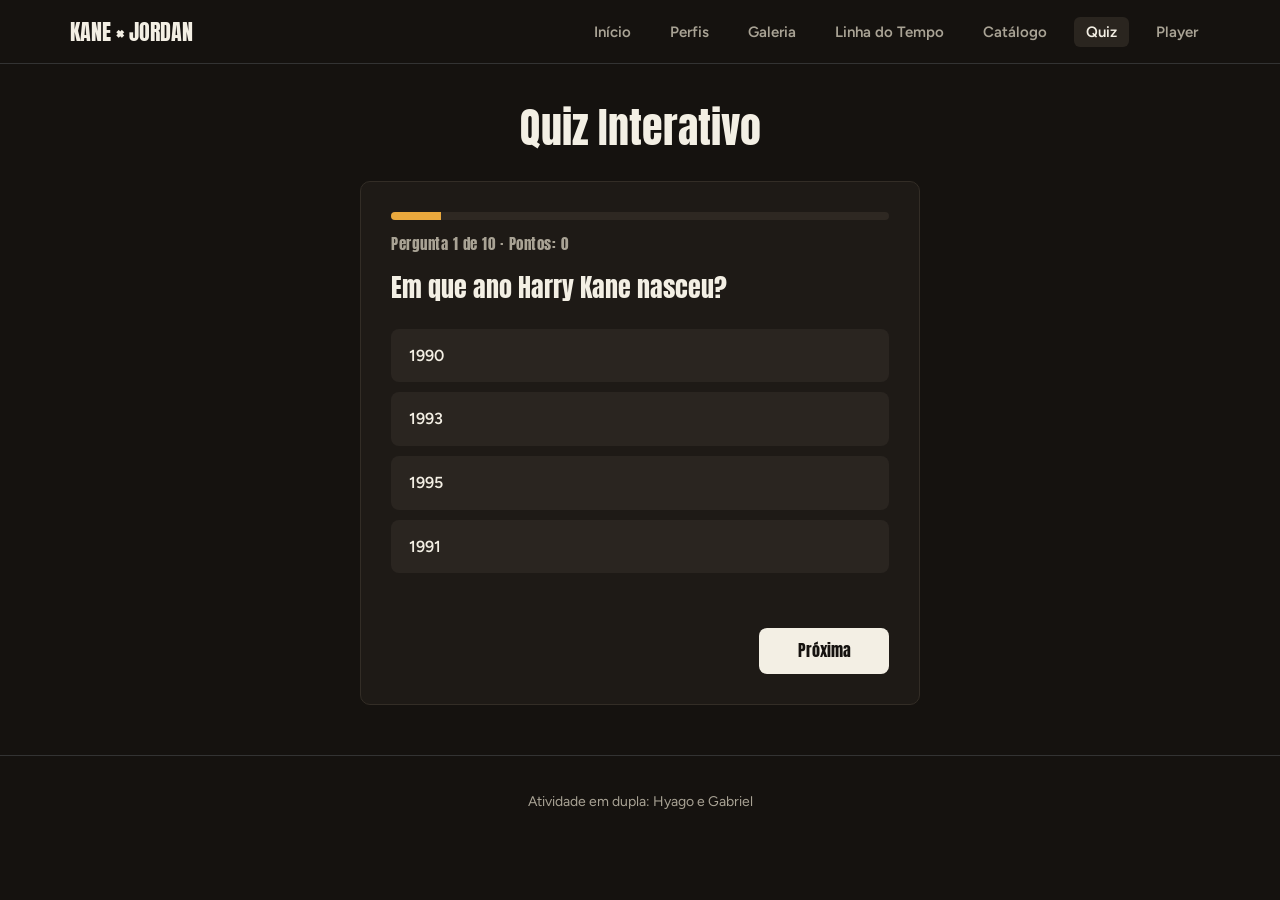
<file: forms/quiz.html>
<!DOCTYPE html>
<html lang="pt-BR">
<head>
  <meta charset="UTF-8">
  <meta name="viewport" content="width=device-width, initial-scale=1.0">
  <title>Harry Kane × Michael B. Jordan | Quiz</title>
  <link rel="preconnect" href="https://fonts.googleapis.com">
  <link rel="preconnect" href="https://fonts.gstatic.com" crossorigin>
  <link href="https://fonts.googleapis.com/css2?family=Anton&family=Figtree:wght@400;600;700&display=swap" rel="stylesheet">
  <link rel="stylesheet" href="../css/estilo.css">
</head>
<body>

  <nav id="navbar">
    <div id="navbar-container">
      <div id="navbar-logo">
        <p>KANE <b>×</b> JORDAN</p>
      </div>
      <ul id="navbar-links">
        <li><a href="home.html">Início</a></li>
        <li><a href="perfis.html">Perfis</a></li>
        <li><a href="galeria.html">Galeria</a></li>
        <li><a href="linhadotempo.html">Linha do Tempo</a></li>
        <li><a href="catalogo.html">Catálogo</a></li>
        <li><a href="quiz.html" class="ativo">Quiz</a></li>
        <li><a href="player.html">Player</a></li>
      </ul>
    </div>
  </nav>

  <main id="conteudo-principal">
    <div id="container-padrao">

      <p id="titulo-quiz">Quiz Interativo</p>

      <div id="caixa-quiz">

        <div id="barra-progresso-fundo">
          <div id="barra-progresso-preenchida"></div>
        </div>

        <p id="info-quiz">Pergunta 1 de 10 · Pontos: 0</p>

        <div id="area-pergunta">

          <div class="pergunta" data-indice="0">
            <p class="texto-pergunta">Em que ano Harry Kane nasceu?</p>
            <div class="opcoes">
              <button class="opcao" data-correta="false">1990</button>
              <button class="opcao" data-correta="true">1993</button>
              <button class="opcao" data-correta="false">1995</button>
              <button class="opcao" data-correta="false">1991</button>
            </div>
          </div>

          <div class="pergunta" data-indice="1">
            <p class="texto-pergunta">Quantos gols Kane fez na Copa de 2018?</p>
            <div class="opcoes">
              <button class="opcao" data-correta="false">4</button>
              <button class="opcao" data-correta="false">5</button>
              <button class="opcao" data-correta="true">6</button>
              <button class="opcao" data-correta="false">8</button>
            </div>
          </div>

          <div class="pergunta" data-indice="2">
            <p class="texto-pergunta">Em qual clube Kane começou a carreira profissional?</p>
            <div class="opcoes">
              <button class="opcao" data-correta="true">Tottenham</button>
              <button class="opcao" data-correta="false">Arsenal</button>
              <button class="opcao" data-correta="false">Chelsea</button>
              <button class="opcao" data-correta="false">Leicester</button>
            </div>
          </div>

          <div class="pergunta" data-indice="3">
            <p class="texto-pergunta">Para qual clube Kane se transferiu em 2023?</p>
            <div class="opcoes">
              <button class="opcao" data-correta="false">Real Madrid</button>
              <button class="opcao" data-correta="true">Bayern de Munique</button>
              <button class="opcao" data-correta="false">PSG</button>
              <button class="opcao" data-correta="false">Manchester City</button>
            </div>
          </div>

          <div class="pergunta" data-indice="4">
            <p class="texto-pergunta">Kane é o maior artilheiro da história da seleção inglesa?</p>
            <div class="opcoes">
              <button class="opcao" data-correta="true">Sim</button>
              <button class="opcao" data-correta="false">Não</button>
              <button class="opcao" data-correta="false">Empatado com Rooney</button>
              <button class="opcao" data-correta="false">Terceiro colocado</button>
            </div>
          </div>

          <div class="pergunta" data-indice="5">
            <p class="texto-pergunta">Em qual filme Michael B. Jordan interpretou Adonis Creed?</p>
            <div class="opcoes">
              <button class="opcao" data-correta="false">Rocky Balboa</button>
              <button class="opcao" data-correta="true">Creed</button>
              <button class="opcao" data-correta="false">Southpaw</button>
              <button class="opcao" data-correta="false">Rocky IV</button>
            </div>
          </div>

          <div class="pergunta" data-indice="6">
            <p class="texto-pergunta">Qual vilão Michael B. Jordan interpretou em Pantera Negra?</p>
            <div class="opcoes">
              <button class="opcao" data-correta="false">Ulysses Klaue</button>
              <button class="opcao" data-correta="false">M'Baku</button>
              <button class="opcao" data-correta="true">Erik Killmonger</button>
              <button class="opcao" data-correta="false">Zemo</button>
            </div>
          </div>

          <div class="pergunta" data-indice="7">
            <p class="texto-pergunta">Em que cidade Michael B. Jordan nasceu?</p>
            <div class="opcoes">
              <button class="opcao" data-correta="false">Los Angeles</button>
              <button class="opcao" data-correta="false">Nova York</button>
              <button class="opcao" data-correta="true">Santa Ana, Califórnia</button>
              <button class="opcao" data-correta="false">Atlanta</button>
            </div>
          </div>

          <div class="pergunta" data-indice="8">
            <p class="texto-pergunta">Qual série da HBO revelou Michael B. Jordan como ator?</p>
            <div class="opcoes">
              <button class="opcao" data-correta="true">The Wire</button>
              <button class="opcao" data-correta="false">Breaking Bad</button>
              <button class="opcao" data-correta="false">Game of Thrones</button>
              <button class="opcao" data-correta="false">True Detective</button>
            </div>
          </div>

          <div class="pergunta" data-indice="9">
            <p class="texto-pergunta">Em Creed III, Michael B. Jordan também foi o diretor do filme?</p>
            <div class="opcoes">
              <button class="opcao" data-correta="true">Sim</button>
              <button class="opcao" data-correta="false">Não</button>
              <button class="opcao" data-correta="false">Co-dirigiu apenas</button>
              <button class="opcao" data-correta="false">Só produziu</button>
            </div>
          </div>

        </div>

        <p id="feedback-resposta"></p>

        <div id="area-botoes">
          <button id="botao-proxima">Próxima</button>
        </div>

      </div>

      <div id="tela-resultado" hidden>
        <p id="titulo-resultado">Resultado Final</p>
        <p id="pontuacao-final"></p>
        <p id="mensagem-resultado"></p>
        <button id="botao-reiniciar">Jogar Novamente</button>
      </div>

    </div>
  </main>

  <footer id="rodape">
    <div id="container-padrao">
      <p id="texto-creditos">Atividade em dupla: Hyago e Gabriel</p>
    </div>
  </footer>

  <script src="../js/quiz.js"></script>
</body>
</html>
</file>
<file: css/estilo.css>
* {
  box-sizing: border-box;
  margin: 0;
  padding: 0;
}


body {
  background-color: #15120f;
  color: #f3efe4;
  font-family: 'Figtree', sans-serif;
  font-size: 16px;
  line-height: 1.6;
  min-height: 100%;
}

a {
  color: inherit;
  text-decoration: none;
}

button {
  font: inherit;
  color: inherit;
  cursor: pointer;
  background: none;
  border: 0;
}

#navbar {
  position: sticky;
  top: 0;
  z-index: 20;
  background-color: #15120f;
  border-bottom: 1px solid #333333;
}

#navbar-container {
  max-width: 1180px;
  margin: 0 auto;
  padding: 14px 20px;
  display: flex;
  align-items: center;
  justify-content: space-between;
  gap: 24px;
}

#navbar-logo {
  font-family: 'Anton', 'Impact', sans-serif;
  font-size: 22px;
  color: #f3efe4;
}

#navbar-links {
  display: flex;
  gap: 15px;
  list-style: none;
}

#navbar-links a {
  color: #a9a395;
  font-weight: 600;
  font-size: 15px;
  padding: 6px 12px;
  border-radius: 6px;
}

#navbar-links a:hover,
#navbar-links a.ativo {
  color: #f3efe4;
  background-color: #2a251f;
}

#conteudo-principal {
  min-height: 600px;
}

#container-padrao {
  max-width: 1180px;
  margin: 0 auto;
  padding: 0 20px;
}

#hero-dupla {
  display: grid;
  grid-template-columns: 1fr 1fr;
  min-height: 620px;
  position: relative;
}

#lado-kane {
  position: relative;
  display: flex;
  flex-direction: column;
  justify-content: flex-end;
  padding: 40px 35px;
  overflow: hidden;
  background-color: #0f3a28;
}

#lado-mbj {
  position: relative;
  display: flex;
  flex-direction: column;
  justify-content: flex-end;
  padding: 40px 35px;
  overflow: hidden;
  background-color: #3b2a0e;
}

.foto-fundo {
  position: absolute;
  top: 0;
  left: 0;
  width: 100%;
  height: 100%;
  object-fit: cover;
  object-position: center top;
  z-index: 0;
}

#gradiente-kane {
  position: absolute;
  top: 0;
  left: 0;
  width: 100%;
  height: 100%;
  background: linear-gradient(to top, rgba(15, 58, 40, 0.9) 15%, rgba(15, 58, 40, 0.45) 60%, rgba(15, 58, 40, 0.35));
  z-index: 1;
}

#gradiente-mbj {
  position: absolute;
  top: 0;
  left: 0;
  width: 100%;
  height: 100%;
  background: linear-gradient(to top, rgba(59, 42, 14, 0.9) 15%, rgba(59, 42, 14, 0.45) 60%, rgba(59, 42, 14, 0.35));
  z-index: 1;
}

#conteudo-kane,
#conteudo-mbj {
  position: relative;
  z-index: 2;
}

#divisor-versus {
  position: absolute;
  left: 50%;
  top: 50%;
  transform: translate(-50%, -50%);
  z-index: 3;
  width: 60px;
  height: 60px;
  border-radius: 50%;
  background-color: #15120f;
  display: grid;
  place-items: center;
  font-family: 'Anton', 'Impact', sans-serif;
  font-size: 24px;
  border: 2px solid #f3efe4;
}

#subtitulo-kane,
#subtitulo-mbj {
  font-weight: 600;
  color: #f3efe4;
  opacity: 0.85;
  font-size: 14px;
  margin-bottom: 5px;
}

#titulo-kane {
  font-family: 'Anton', 'Impact', sans-serif;
  font-size: 45px;
  text-transform: uppercase;
  line-height: 1.05;
  color: #f3efe4;
  margin-bottom: 10px;
}

#titulo-mbj {
  font-family: 'Anton', 'Impact', sans-serif;
  font-size: 45px;
  text-transform: uppercase;
  line-height: 1.05;
  color: #e9a53b;
  margin-bottom: 10px;
}

#texto-kane,
#texto-mbj {
  max-width: 420px;
  color: rgba(243, 239, 228, 0.85);
  font-size: 15px;
  margin-bottom: 18px;
  line-height: 1.5;
}

.btn {
  display: inline-block;
  border: 2px solid currentColor;
  background-color: transparent;
  padding: 9px 18px;
  border-radius: 6px;
  font-weight: 700;
  text-align: center;
}

.btn:hover {
  background-color: #f3efe4;
  color: #15120f;
}

#secao-atalhos {
  padding: 50px 0;
}

#titulo-atalhos {
  font-family: 'Anton', 'Impact', sans-serif;
  font-size: 34px;
  margin-bottom: 6px;
}

#texto-atalhos {
  color: #a9a395;
  font-size: 16px;
  margin-bottom: 30px;
}

#atalhos-home {
  display: grid;
  grid-template-columns: repeat(3, 1fr);
  gap: 20px;
}

.card-atalho {
  background-color: #1e1a16;
  border-radius: 10px;
  padding: 22px;
  display: flex;
  flex-direction: column;
  justify-content: space-between;
  gap: 16px;
}

#atalho-perfis { border-left: 5px solid #2a8a5a; }
#atalho-galeria { border-left: 5px solid #f3efe4; }
#atalho-timeline { border-left: 5px solid #e9a53b; }
#atalho-catalogo { border-left: 5px solid #e50914; }
#atalho-quiz { border-left: 5px solid #46d08a; }
#atalho-player { border-left: 5px solid #3b82f6; }

.titulo-card-atalho {
  font-family: 'Anton', 'Impact', sans-serif;
  font-size: 22px;
  margin-bottom: 6px;
}

.texto-card-atalho {
  color: #a9a395;
  font-size: 14px;
  line-height: 1.4;
}

#titulo-perfis {
  font-family: 'Anton', 'Impact', sans-serif;
  font-size: 34px;
  margin-bottom: 6px;
}

#texto-perfis {
  color: #a9a395;
  font-size: 16px;
  margin-bottom: 25px;
}

#cards-perfis {
  display: grid;
  grid-template-columns: 1fr 1fr;
  gap: 24px;
  margin-top: 25px;
}

.cartao {
  background-color: #1e1a16;
  border-radius: 10px;
  padding: 22px;
}

#cartao-kane {
  border-top: 6px solid #2a8a5a;
}

#cartao-mbj {
  border-top: 6px solid #e9a53b;
}

.cartao-cabecalho {
  display: flex;
  gap: 18px;
  align-items: center;
  margin-bottom: 18px;
}

.cartao-foto {
  width: 100px;
  height: 120px;
  object-fit: cover;
  object-position: center top;
  border-radius: 6px;
  display: block;
}

.cartao-nome {
  font-family: 'Anton', 'Impact', sans-serif;
  font-size: 26px;
}

.cartao-papel {
  color: #a9a395;
  font-size: 14px;
}

.abas {
  display: flex;
  gap: 5px;
  border-bottom: 1px solid #333333;
  margin-bottom: 15px;
}

.aba-botao {
  padding: 8px 14px;
  color: #a9a395;
  font-weight: 700;
  border-bottom: 3px solid transparent;
  margin-bottom: -1px;
}

.aba-botao.ativa {
  color: #f3efe4;
  border-color: #f3efe4;
}

.painel-aba {
  min-height: 100px;
  font-size: 15px;
}

.painel-aba ul {
  padding-left: 20px;
}

.painel-aba li {
  margin-bottom: 5px;
}

.botoes-alternadores {
  display: flex;
  gap: 10px;
  margin: 18px 0 8px;
}

.botao-alternador {
  background-color: #f3efe4;
  color: #111;
  padding: 8px 15px;
  border-radius: 5px;
  font-weight: 700;
  font-size: 14px;
}

.lista-oculta-conteudo {
  padding: 10px 0 5px 20px;
  font-size: 14px;
}

.lista-oculta-conteudo li {
  margin-bottom: 4px;
}

#cabecalho-linha-tempo {
  padding-top: 30px;
  margin-bottom: 25px;
}

#cabecalho-linha-tempo #titulo-linha-tempo {
  font-family: 'Anton', 'Impact', sans-serif;
  font-size: 52px;
  color: #f3efe4;
  line-height: 1.1;
  margin-bottom: 20px;
}

#cabecalho-linha-tempo #barra-controles-linha {
  display: flex;
  align-items: center;
  flex-wrap: wrap;
  gap: 20px;
}

#cabecalho-linha-tempo #barra-controles-linha #grupo-botoes-linha {
  display: flex;
  gap: 12px;
}

#cabecalho-linha-tempo #barra-controles-linha #grupo-botoes-linha .botao-filtro {
  background-color: #24211e;
  color: #c4beb3;
  padding: 9px 24px;
  border-radius: 8px;
  font-family: 'Anton', 'Impact', sans-serif;
  font-size: 17px;
  letter-spacing: 0.5px;
  transition: 0.2s;
}

#cabecalho-linha-tempo #barra-controles-linha #grupo-botoes-linha .botao-filtro:hover {
  background-color: #312b26;
  color: #f3efe4;
}

#cabecalho-linha-tempo #barra-controles-linha #grupo-botoes-linha .botao-filtro.ativo {
  background-color: #238249;
  color: #ffffff;
}

#cabecalho-linha-tempo #barra-controles-linha #instrucao-linha-tempo {
  color: #a8a295;
  font-size: 14px;
}

#trilho-tempo {
  position: relative;
  max-width: 1080px;
  margin: 30px auto 60px;
  padding: 20px 0;
}

#trilho-tempo::before {
  content: "";
  position: absolute;
  top: 0;
  bottom: 0;
  left: 50%;
  width: 2px;
  background-color: #2a382d;
  transform: translateX(-50%);
}

#trilho-tempo .evento-tempo {
  position: relative;
  width: 50%;
  padding: 18px 45px;
  cursor: pointer;
}

#trilho-tempo .evento-tempo.lado-esquerdo {
  left: 0;
  text-align: right;
}

#trilho-tempo .evento-tempo.lado-direito {
  left: 50%;
  text-align: left;
}

#trilho-tempo .evento-tempo .marcador-tempo {
  position: absolute;
  top: 32px;
  width: 18px;
  height: 18px;
  border-radius: 50%;
  border: 3px solid #238249;
  background-color: #15120f;
  z-index: 2;
  transition: 0.25s;
}

#trilho-tempo .evento-tempo.lado-esquerdo .marcador-tempo {
  right: -9px;
}

#trilho-tempo .evento-tempo.lado-direito .marcador-tempo {
  left: -9px;
}

#trilho-tempo .evento-tempo.ativo .marcador-tempo {
  background-color: #238249;
  box-shadow: 0 0 10px rgba(35, 130, 73, 0.6);
}

#trilho-tempo .evento-tempo .cartao-evento {
  background-color: #1c1916;
  border: 2px solid transparent;
  border-radius: 10px;
  padding: 16px 22px;
  text-align: left;
  transition: 0.25s;
}

#trilho-tempo .evento-tempo:hover .cartao-evento {
  background-color: #24201c;
}

#trilho-tempo .evento-tempo.ativo .cartao-evento {
  border-color: #238249;
  background-color: #181512;
}

#trilho-tempo .evento-tempo .cartao-evento .cabecalho-evento {
  display: flex;
  align-items: center;
  gap: 20px;
}

#trilho-tempo .evento-tempo .cartao-evento .cabecalho-evento .ano-evento {
  font-family: 'Anton', 'Impact', sans-serif;
  font-size: 34px;
  color: #238249;
  line-height: 1;
}

#trilho-tempo .evento-tempo .cartao-evento .cabecalho-evento .titulo-evento {
  font-family: 'Figtree', sans-serif;
  font-weight: 700;
  font-size: 19px;
  color: #f3efe4;
}

#trilho-tempo .evento-tempo .cartao-evento .detalhes-evento {
  display: none;
  margin-top: 15px;
  padding-top: 15px;
  border-top: 1px solid #28231e;
  gap: 18px;
  align-items: center;
}

#trilho-tempo .evento-tempo.ativo .cartao-evento .detalhes-evento {
  display: flex;
}

#trilho-tempo .evento-tempo .cartao-evento .detalhes-evento .caixa-foto-evento {
  position: relative;
  width: 210px;
  height: 355px;
  flex-shrink: 0;
  border-radius: 6px;
  overflow: hidden;
  background-color: #1a3826;
  display: flex;
  align-items: center;
  justify-content: center;
}

#trilho-tempo .evento-tempo .cartao-evento .detalhes-evento .caixa-foto-evento .foto-evento {
  width: 100%;
  height: 100%;
  object-fit: cover;
  display: block;
}

#trilho-tempo .evento-tempo .cartao-evento .detalhes-evento .caixa-foto-evento .rotulo-foto {
  position: absolute;
  font-family: 'Anton', 'Impact', sans-serif;
  font-size: 13px;
  color: #f3efe4;
  letter-spacing: 0.5px;
  text-align: center;
  pointer-events: none;
}

#trilho-tempo .evento-tempo .cartao-evento .detalhes-evento .texto-evento {
  color: #d1cbc0;
  font-size: 15px;
  line-height: 1.5;
}

@media (max-width: 768px) {
  #trilho-tempo::before {
    left: 20px;
  }
  #trilho-tempo .evento-tempo {
    width: 100%;
    padding: 15px 15px 15px 45px;
    left: 0 !important;
  }
  #trilho-tempo .evento-tempo .marcador-tempo {
    left: 11px !important;
    right: auto !important;
  }
  #trilho-tempo .evento-tempo .cartao-evento .detalhes-evento {
    flex-direction: column;
    align-items: flex-start;
  }
  #trilho-tempo .evento-tempo .cartao-evento .detalhes-evento .caixa-foto-evento {
    width: 100%;
    height: 130px;
  }
}

#rodape {
  padding: 35px 0;
  border-top: 1px solid #333333;
  color: #a9a395;
  text-align: center;
  font-size: 14px;
  background-color: #15120f;
}

/* Galeria */
#cabecalho-galeria {
  margin-top: 35px;
  margin-bottom: 30px;
}

#titulo-galeria {
  font-family: 'Anton', 'Impact', sans-serif;
  font-size: 38px;
  margin-bottom: 6px;
  color: #f3efe4;
}

#subtitulo-galeria {
  font-family: 'Figtree', sans-serif;
  font-size: 16px;
  color: #a9a395;
}

.secao-galeria {
  margin-bottom: 45px;
}

.nome-galeria {
  font-family: 'Anton', 'Impact', sans-serif;
  font-size: 32px;
  margin-bottom: 16px;
  letter-spacing: 0.5px;
}

.nome-kane {
  color: #2cb67d;
}

.nome-mbj {
  color: #e9a53b;
}

.galeria-grid {
  display: grid;
  grid-template-columns: repeat(4, 1fr);
  gap: 18px;
}

.card-foto {
  position: relative;
  height: 300px;
  border-radius: 4px;
  overflow: hidden;
  display: flex;
  align-items: center;
  justify-content: center;
  cursor: pointer;
  border: 3px solid transparent;
  transition: transform 0.25s ease, filter 0.25s ease, border-color 0.25s ease, box-shadow 0.25s ease;
}

.card-foto img {
  width: 100%;
  height: 100%;
  object-fit: cover;
  object-position: center top;
  display: block;
}

.card-foto.card-kane {
  background-color: #1a4431;
}

.card-foto.card-mbj {
  background-color: #3b2a0e;
}

.card-foto:hover {
  transform: scale(1.04);
  filter: brightness(1.2);
  border-color: #ffffff;
  box-shadow: 0 10px 25px rgba(0, 0, 0, 0.6);
  z-index: 2;
}

.foto-nome {
  font-family: 'Figtree', sans-serif;
  font-weight: 700;
  font-size: 15px;
  color: #f3efe4;
  text-align: center;
  user-select: none;
}

.foto-hover-overlay {
  position: absolute;
  bottom: 0;
  left: 0;
  width: 100%;
  padding: 8px 0;
  background-color: rgba(18, 18, 18, 0.85);
  color: #f3efe4;
  font-family: 'Anton', 'Impact', sans-serif;
  font-size: 15px;
  text-align: center;
  letter-spacing: 0.5px;
  opacity: 0;
  transform: translateY(100%);
  transition: opacity 0.25s ease, transform 0.25s ease;
}


.catalogo-banner {
  min-height: 340px;
  display: flex;
  align-items: flex-end;
  padding: 2.5rem max(1.25rem, calc((100% - 1180px) / 2 + 1.25rem));
  background:
    linear-gradient(90deg, #15120f 15%, rgba(21, 18, 15, .78) 48%, rgba(21, 18, 15, .12)),
    linear-gradient(120deg, #0f3a28, #3b2a0e);
  background-size: cover;
  background-position: center 30%;
}

.catalogo-banner-conteudo {
  max-width: 580px;
}

.catalogo-selo {
  color: #2cb67d;
  font-weight: 700;
  text-transform: uppercase;
  letter-spacing: .12em;
  font-size: .85rem;
  margin-bottom: .25rem;
}

.catalogo-titulo,
.catalogo-modal-titulo {
  font-family: 'Anton', 'Impact', sans-serif;
  font-weight: 400;
  line-height: 1.05;
}

.catalogo-titulo {
  font-size: 4.2rem;
  margin: .25rem 0 .5rem;
}

.catalogo-descricao {
  color: #d3cec1;
  max-width: 42ch;
  margin-bottom: 1.2rem;
}

.catalogo-btn {
  display: inline-block;
  padding: .7rem 1.4rem;
  border: 2px solid #f3efe4;
  border-radius: 6px;
  color: #15120f;
  background: #f3efe4;
  font-weight: 700;
  text-align: center;
  transition: transform .15s ease, background .2s ease, color .2s ease;
}

.catalogo-btn:hover {
  transform: translateY(-2px);
  background: transparent;
  color: #f3efe4;
}

.catalogo-conteudo {
  max-width: 1180px;
  margin: 0 auto;
  padding: 1.5rem 1.25rem 3rem;
}

.catalogo-fileira {
  margin-bottom: 1.5rem;
}

.catalogo-fileira-titulo {
  font-family: 'Anton', 'Impact', sans-serif;
  font-size: 1.8rem;
  font-weight: 400;
  line-height: 1.2;
  margin: 1.2rem 0 .35rem;
}

.catalogo-fileira.kane .catalogo-fileira-titulo {
  color: #2cb67d;
}

.catalogo-fileira.mbj .catalogo-fileira-titulo {
  color: #e9a53b;
}

.catalogo-fileira-descricao {
  color: #a9a395;
  margin-bottom: .35rem;
}

.catalogo-trilho {
  display: flex;
  gap: 1rem;
  overflow-x: auto;
  padding: 1rem .45rem 1.5rem;
  scroll-snap-type: x proximity;
}

.catalogo-card {
  position: relative;
  flex: 0 0 210px;
  aspect-ratio: 2 / 3;
  overflow: hidden;
  padding: 0;
  border: 0;
  border-radius: 8px;
  background: #0f3a28;
  text-align: left;
  scroll-snap-align: start;
  transition: transform .25s ease, box-shadow .25s ease;
}

.catalogo-fileira.mbj .catalogo-card {
  background: #3b2a0e;
}

.catalogo-card:hover,
.catalogo-card:focus-visible {
  z-index: 1;
  transform: scale(1.05);
  box-shadow: 0 16px 36px rgba(0, 0, 0, .75);
}

.catalogo-card-foto {
  position: absolute;
  inset: 0;
  width: 100%;
  height: 100%;
  object-fit: cover;
  object-position: center top;
  transition: filter .25s ease;
}

.catalogo-card:hover .catalogo-card-foto {
  filter: brightness(1.15);
}

.catalogo-card-rotulo {
  position: absolute;
  inset: auto 0 0;
  padding: 3rem .9rem .9rem;
  background: linear-gradient(transparent, rgba(0, 0, 0, .9));
}

.catalogo-card-titulo {
  display: block;
  line-height: 1.2;
}

.catalogo-card-meta {
  color: #d3cec1;
  font-size: .85rem;
  margin-top: .2rem;
}
.catalogo-modal {
  position: fixed;
  inset: 0;
  z-index: 100;
  display: grid;
  place-items: center;
  padding: 20px;
  background: rgba(0, 0, 0, .8);
}

.catalogo-modal[hidden] {
  display: none;
}

.catalogo-modal-painel {
  position: relative;
  width: min(620px, 100%);
  max-height: 90vh;
  overflow: auto;
  border-radius: 12px;
  color: #f3efe4;
  background: #1e1a16;
  animation: catalogo-abre .2s ease-out;
}

@keyframes catalogo-abre {
  from {
    opacity: 0;
    transform: scale(.96);
  }

  to {
    opacity: 1;
    transform: scale(1);
  }
}

.catalogo-modal-foto {
  display: block;
  width: 100%;
  height: 240px;
  object-fit: cover;
  object-position: center 30%;
  background: #0f3a28;
}

.catalogo-modal-fechar {
  position: absolute;
  top: .8rem;
  right: .8rem;
  z-index: 1;
  width: 2.5rem;
  height: 2.5rem;
  border-radius: 50%;
  background: rgba(0, 0, 0, .75);
  font-size: 1.4rem;
}

.catalogo-modal-corpo {
  padding: 1.5rem;
}

.catalogo-modal-titulo {
  font-size: 2.2rem;
  margin-bottom: .25rem;
}

.catalogo-modal-meta {
  margin-bottom: .8rem;
  color: #a9a395;
}

.catalogo-modal .catalogo-btn {
  margin-top: 1.2rem;
  color: #f3efe4;
  background: transparent;
}

.catalogo-modal .catalogo-btn:hover {
  color: #15120f;
  background: #f3efe4;
}

.catalogo-banner :focus-visible,
.catalogo-fileira :focus-visible,
.catalogo-modal :focus-visible {
  outline: 3px solid #e9a53b;
  outline-offset: 3px;
}

.carrossel{
  position: absolute;
  inset: 0;
  width: 100%;
  height: 100%;
}

.carrossel-item{
  position: absolute;
  inset: 0;
  opacity: 0;
  transition: opacity .8s ease;
}
.carrossel-item.ativo{
  opacity: 1;
}

.carrossel-item img{
  display: block;
  width: 100%;
  height: 80%;
  object-fit: cover;
  object-position: center 30%;
}

.carrossel-item::after {
  content: "";
  position: absolute;
  inset: 0;
  background: linear-gradient(
    90deg,
    #15120f 15%,
    rgba(21, 18, 15, .78) 48%,
    rgba(21, 18, 15, .12)
  );
}

.catalogo-banner-conteudo {
  position: relative;
  z-index: 1;
}

/* ==========================================================================
   QUIZ INTERATIVO
   ========================================================================== */

#titulo-quiz {
  font-family: 'Anton', 'Impact', sans-serif;
  font-size: 42px;
  text-align: center;
  margin: 30px 0 20px;
  color: #f3efe4;
  font-weight: 400;
}

#caixa-quiz {
  max-width: 560px;
  margin: 0 auto 50px;
  padding: 30px;
  background-color: #1e1a16;
  border-radius: 10px;
  border: 1px solid #332d26;
}

#caixa-quiz #barra-progresso-fundo {
  width: 100%;
  height: 8px;
  background-color: #2e2822;
  border-radius: 4px;
  margin-bottom: 12px;
  overflow: hidden;
}

#caixa-quiz #barra-progresso-fundo #barra-progresso-preenchida {
  width: 0%;
  height: 100%;
  background-color: #e9a83d;
  transition: width 0.3s ease;
}

#caixa-quiz #info-quiz {
  color: #a9a395;
  font-family: 'Anton', 'Impact', sans-serif;
  font-size: 15px;
  margin-bottom: 15px;
  letter-spacing: 0.5px;
}

#caixa-quiz #area-pergunta {
  min-height: 260px;
}

#caixa-quiz #area-pergunta .pergunta {
  display: none;
}

#caixa-quiz #area-pergunta .pergunta.ativa {
  display: block;
}

#caixa-quiz #area-pergunta .pergunta .texto-pergunta {
  font-family: 'Anton', 'Impact', sans-serif;
  font-size: 26px;
  line-height: 1.25;
  margin-bottom: 25px;
  color: #f3efe4;
  font-weight: 400;
}

#caixa-quiz #area-pergunta .pergunta .opcoes {
  display: flex;
  flex-direction: column;
  gap: 10px;
}

#caixa-quiz #area-pergunta .pergunta .opcoes .opcao {
  width: 100%;
  min-height: 46px;
  padding: 12px 16px;
  background-color: #2a2520;
  border: 2px solid transparent;
  border-radius: 8px;
  color: #f3efe4;
  text-align: left;
  font-family: 'Figtree', sans-serif;
  font-weight: 600;
  font-size: 16px;
  cursor: pointer;
  transition: 0.2s;
}

#caixa-quiz #area-pergunta .pergunta .opcoes .opcao:hover {
  background-color: #363029;
}

#caixa-quiz #area-pergunta .pergunta .opcoes .opcao:disabled {
  cursor: default;
}

#caixa-quiz #area-pergunta .pergunta .opcoes .opcao.correta {
  background-color: #1e5e3b;
  border-color: #27ae60;
  color: #ffffff;
}

#caixa-quiz #area-pergunta .pergunta .opcoes .opcao.errada {
  background-color: #6d222a;
  border-color: #e74c3c;
  color: #ffffff;
}

#caixa-quiz #feedback-resposta {
  min-height: 25px;
  margin-top: 10px;
  font-family: 'Anton', sans-serif;
  font-size: 15px;
}

#caixa-quiz #area-botoes {
  display: flex;
  justify-content: flex-end;
  margin-top: 20px;
}

#caixa-quiz #area-botoes #botao-proxima,
#tela-resultado #botao-reiniciar {
  min-width: 130px;
  padding: 10px 22px;
  background-color: #f3efe4;
  border: none;
  border-radius: 8px;
  color: #15120f;
  font-family: 'Anton', 'Impact', sans-serif;
  font-size: 16px;
  cursor: pointer;
  transition: 0.2s;
}

#caixa-quiz #area-botoes #botao-proxima:hover,
#tela-resultado #botao-reiniciar:hover {
  background-color: #e9a83d;
}

#caixa-quiz #area-botoes #botao-proxima:disabled {
  opacity: 0.5;
  cursor: not-allowed;
}

#tela-resultado {
  max-width: 560px;
  margin: 30px auto 60px;
  padding: 35px 30px;
  background-color: #1e1a16;
  border-radius: 10px;
  border: 1px solid #332d26;
  text-align: center;
}

#tela-resultado[hidden] {
  display: none;
}

#tela-resultado #titulo-resultado {
  font-family: 'Anton', 'Impact', sans-serif;
  font-size: 34px;
  color: #f3efe4;
  margin-bottom: 15px;
}

#tela-resultado #pontuacao-final {
  font-family: 'Anton', 'Impact', sans-serif;
  font-size: 26px;
  color: #e9a83d;
  margin-bottom: 10px;
}

#tela-resultado #mensagem-resultado {
  color: #a9a395;
  margin-bottom: 25px;
  font-size: 16px;
}

/* ==========================================================================
   PLAYER MULTIMIDIA
   ========================================================================== */

#titulo-pagina {
  font-family: 'Anton', 'Impact', sans-serif;
  font-size: 48px;
  color: #f3efe4;
  margin: 30px 0 25px;
  line-height: 1.1;
}

#area-player {
  display: grid;
  grid-template-columns: 1.55fr 1fr;
  gap: 40px;
  align-items: start;
  margin-bottom: 60px;
}

#area-player #painel-video {
  width: 100%;
}

#area-player #painel-video #video-principal {
  width: 100%;
  height: 380px;
  background-color: #000000;
  border-radius: 10px;
  display: block;
  object-fit: cover;
  border: 1px solid #2a2520;
}

#area-player #painel-video #area-controles {
  display: flex;
  align-items: center;
  gap: 12px;
  margin-top: 15px;
  margin-bottom: 25px;
}

#area-player #painel-video #area-controles #botao-play {
  background-color: #f3efe4;
  color: #15120f;
  border: none;
  border-radius: 8px;
  padding: 9px 28px;
  font-family: 'Anton', 'Impact', sans-serif;
  font-size: 16px;
  cursor: pointer;
  transition: 0.2s;
}

#area-player #painel-video #area-controles #botao-play:hover {
  background-color: #e9a83d;
}

#area-player #painel-video #area-controles #botao-pause {
  background-color: #1e1a16;
  color: #f3efe4;
  border: 2px solid #f3efe4;
  border-radius: 8px;
  padding: 7px 24px;
  font-family: 'Anton', 'Impact', sans-serif;
  font-size: 16px;
  cursor: pointer;
  transition: 0.2s;
}

#area-player #painel-video #area-controles #botao-pause:hover {
  background-color: #2a2520;
}

#area-player #painel-video #area-controles #texto-tocando {
  color: #a9a395;
  font-size: 14px;
  margin-left: 8px;
}

#area-player #painel-video #area-imagens {
  margin-top: 10px;
}

#area-player #painel-video #area-imagens #titulo-imagens {
  font-family: 'Anton', 'Impact', sans-serif;
  font-size: 20px;
  color: #f3efe4;
  margin-bottom: 12px;
  letter-spacing: 0.5px;
}

#area-player #painel-video #area-imagens #grade-imagens {
  display: grid;
  grid-template-columns: repeat(4, 1fr);
  gap: 12px;
}

#area-player #painel-video #area-imagens #grade-imagens .caixa-foto {
  height: 105px;
  background-color: #1b382b;
  border-radius: 8px;
  overflow: hidden;
  border: 1px solid #2a2520;
}

#area-player #painel-video #area-imagens #grade-imagens .foto-relacionada {
  width: 100%;
  height: 100%;
  object-fit: cover;
  object-position: center top;
  display: block;
  transition: transform 0.25s ease;
}

#area-player #painel-video #area-imagens #grade-imagens .caixa-foto:hover .foto-relacionada {
  transform: scale(1.06);
}

#area-player #painel-playlist {
  width: 100%;
}

#area-player #painel-playlist #titulo-playlist {
  font-family: 'Anton', 'Impact', sans-serif;
  font-size: 32px;
  color: #f3efe4;
  margin-bottom: 18px;
}

#area-player #painel-playlist #lista-videos {
  display: flex;
  flex-direction: column;
  gap: 14px;
}

#area-player #painel-playlist #lista-videos .item-video {
  display: flex;
  align-items: center;
  padding: 16px 20px;
  background-color: #1e1a16;
  border: 2px solid transparent;
  border-radius: 10px;
  cursor: pointer;
  transition: 0.2s;
}

#area-player #painel-playlist #lista-videos .item-video:hover {
  background-color: #2a2520;
}

#area-player #painel-playlist #lista-videos .item-video.ativo {
  border-color: #f3efe4;
  background-color: #24201c;
}

#area-player #painel-playlist #lista-videos .item-video .ponto {
  display: inline-block;
  width: 14px;
  height: 14px;
  border-radius: 50%;
  margin-right: 18px;
  flex-shrink: 0;
}

#area-player #painel-playlist #lista-videos .item-video .ponto-kane {
  background-color: #238249;
}

#area-player #painel-playlist #lista-videos .item-video .ponto-jordan {
  background-color: #e9a83d;
}

#area-player #painel-playlist #lista-videos .item-video .nome-video {
  font-family: 'Anton', 'Impact', sans-serif;
  font-size: 18px;
  color: #f3efe4;
  line-height: 1.2;
}

#area-player #painel-playlist #lista-videos .item-video .autor-video {
  color: #a9a395;
  font-size: 13px;
  margin-top: 3px;
}

#area-player #painel-playlist #dica-playlist {
  margin-top: 18px;
  color: #a9a395;
  font-size: 14px;
}

@media (max-width: 900px) {
  #area-player {
    grid-template-columns: 1fr;
  }
}
</file>
